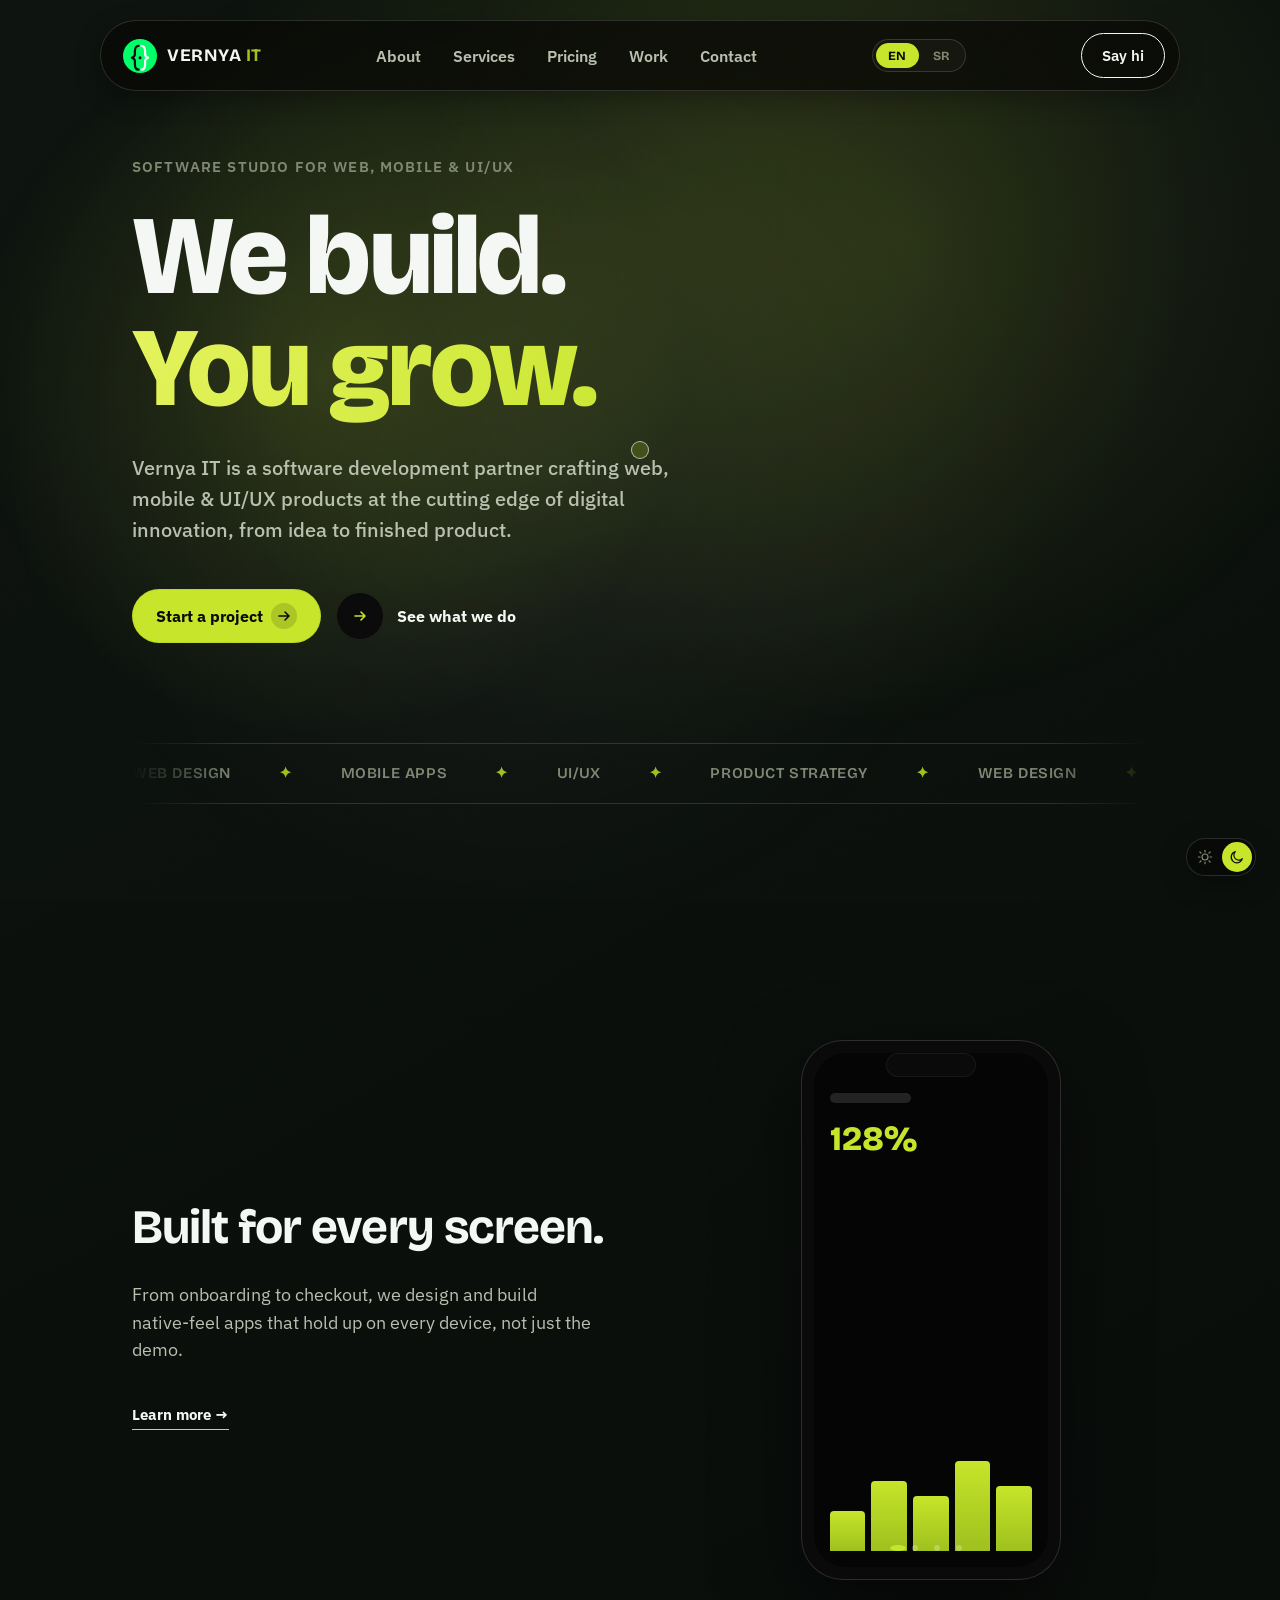
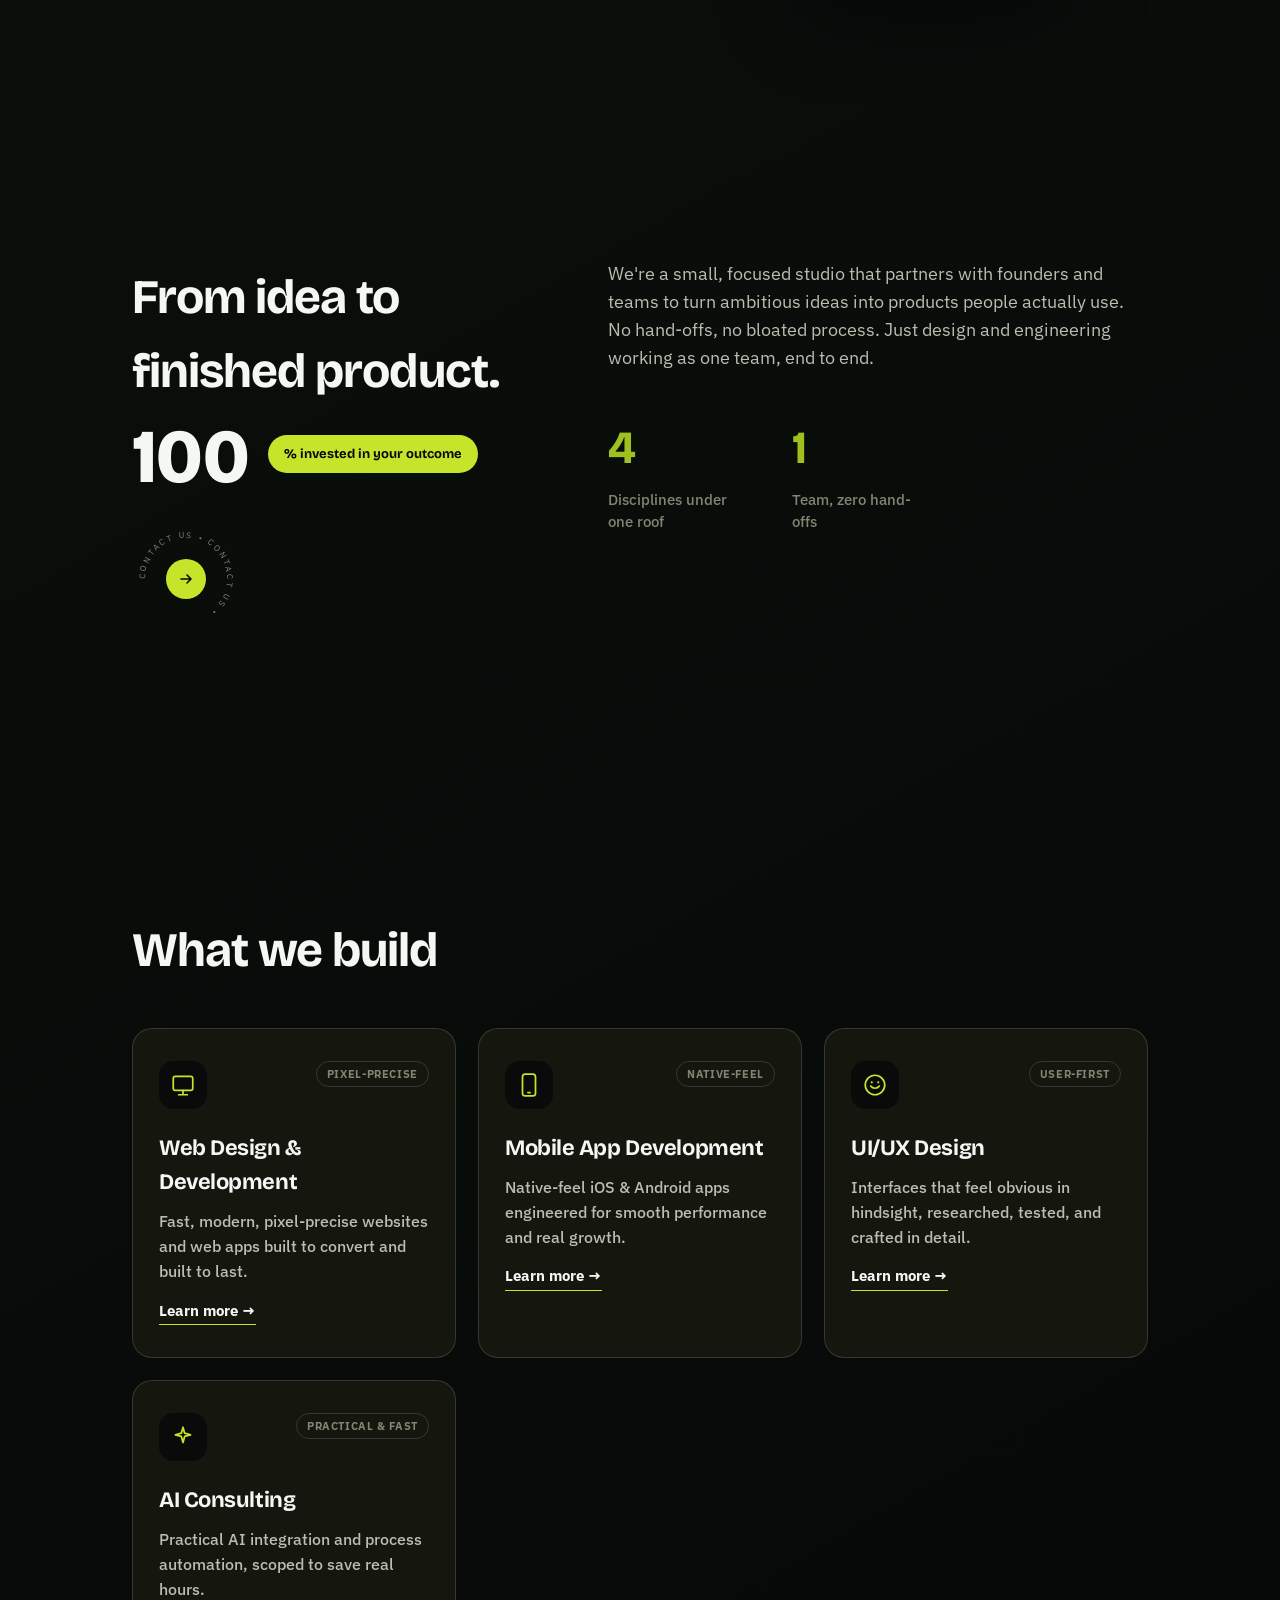
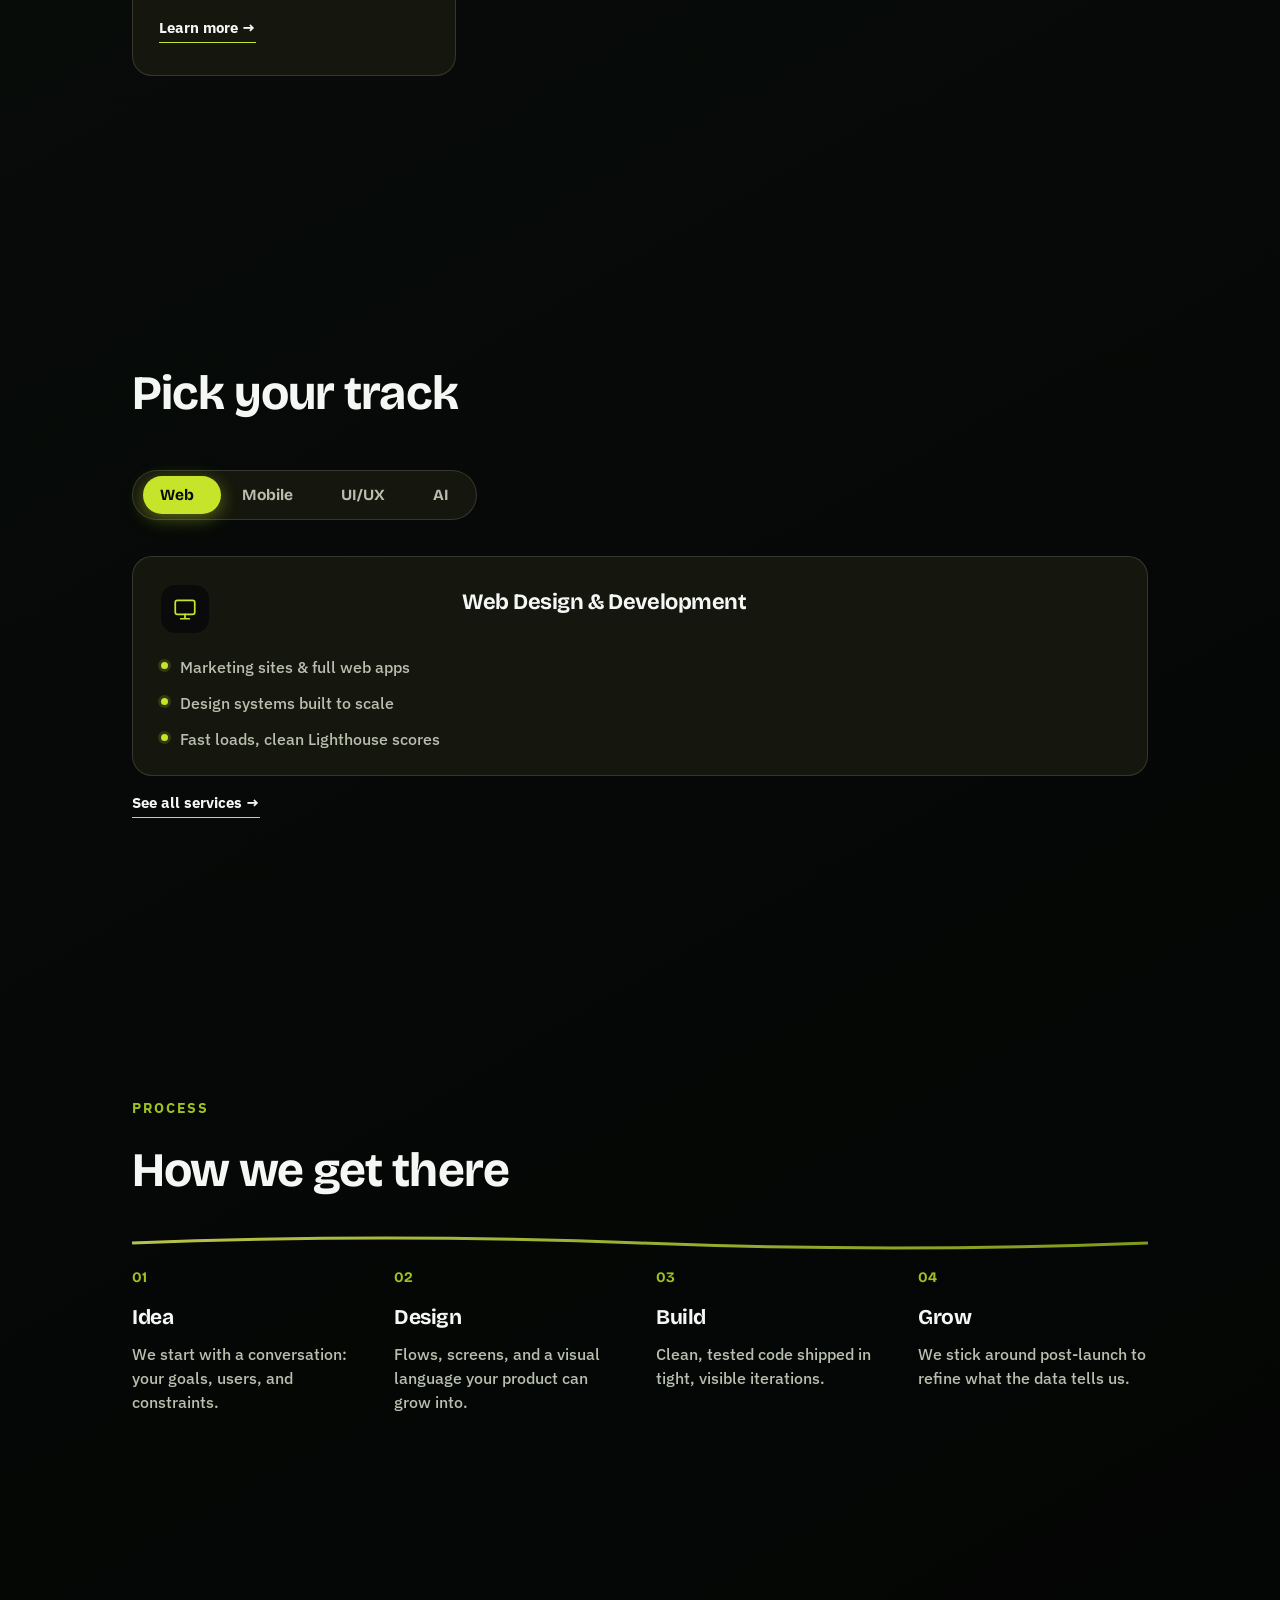
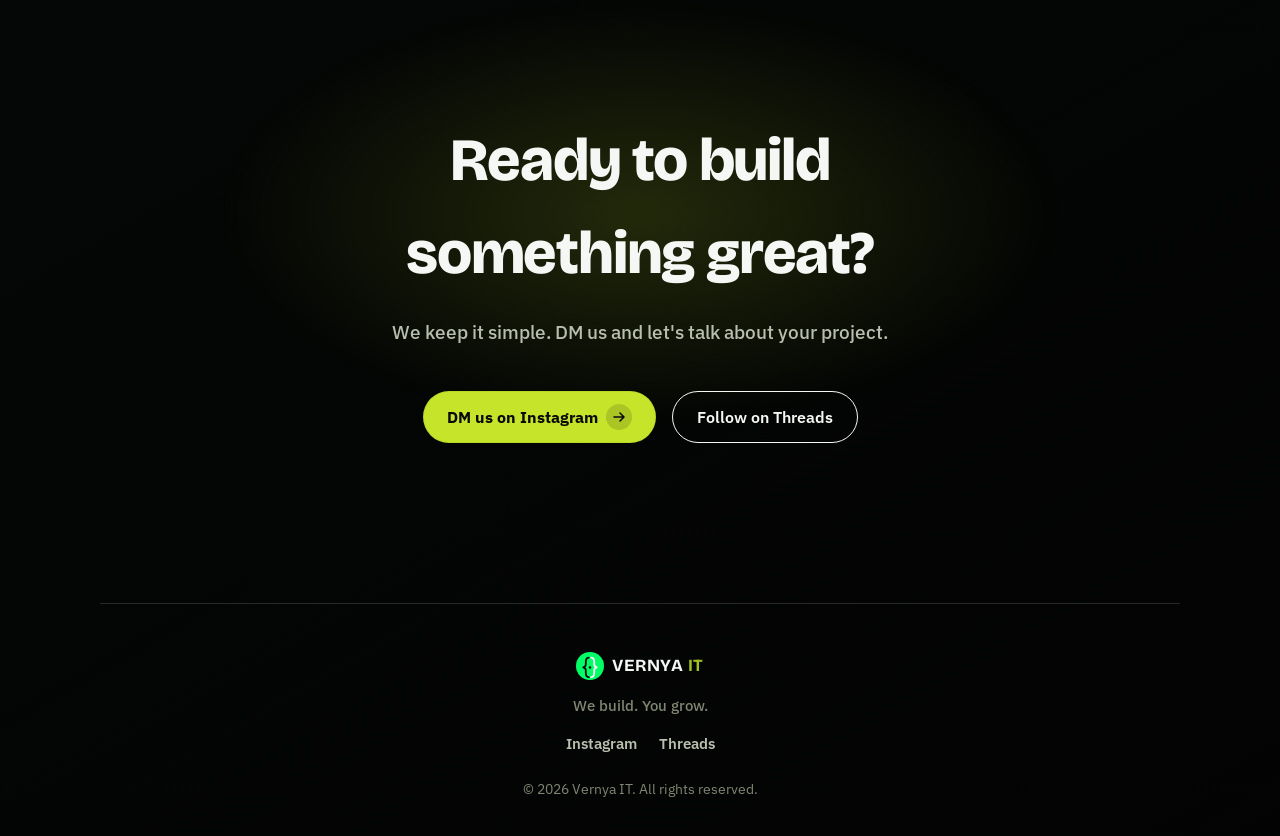
<file: index.html>
<!doctype html>
<html lang="en">
<head>
<meta charset="UTF-8" />
<meta name="viewport" content="width=device-width, initial-scale=1.0" />
<title>Vernya IT - We build. You grow.</title>
<meta name="description" content="Vernya IT is a software studio building web, mobile & UI/UX products at the cutting edge of digital innovation. From idea to finished product." />
<link rel="icon" type="image/svg+xml" href="assets/logo.svg?v=2" />
<link rel="preconnect" href="https://fonts.googleapis.com">
<link rel="preconnect" href="https://fonts.gstatic.com" crossorigin>
<link href="https://fonts.googleapis.com/css2?family=Bricolage+Grotesque:wght@400;500;600;700;800&family=IBM+Plex+Sans:wght@400;500;600&display=swap" rel="stylesheet">
<link rel="stylesheet" href="css/style.css" />
</head>
<body>

<div class="grain"></div>
<div class="cursor-dot" id="cursorDot"><span class="cursor-ring"></span></div>

<canvas id="fluid" class="fluid-canvas"></canvas>

<header class="nav" id="nav">
  <a href="#top" class="brand">
    <img src="assets/logo.svg" alt="Vernya IT logo" width="34" height="34" />
    <span>Vernya <em>IT</em></span>
  </a>
  <nav class="nav-links">
    <a href="about.html" data-i18n="nav.about">About</a>
    <a href="services.html" data-i18n="nav.services">Services</a>
    <a href="pricing.html" data-i18n="nav.pricing">Pricing</a>
    <a href="work.html" data-i18n="nav.work">Work</a>
    <a href="contact.html" data-i18n="nav.contact">Contact</a>
  </nav>
  <div class="lang-switch">
    <button class="lang-btn is-active" data-lang="en">EN</button>
    <button class="lang-btn" data-lang="sr">SR</button>
  </div>
  <a class="btn btn-ghost magnetic" href="contact.html" data-i18n="nav.sayhi">
    <span>Say hi</span>
  </a>
  <button class="nav-burger" id="navBurger" aria-label="Toggle menu">
    <span></span><span></span><span></span>
  </button>
</header>

<div class="mobile-menu" id="mobileMenu">
  <a href="about.html" data-i18n="nav.about">About</a>
  <a href="services.html" data-i18n="nav.services">Services</a>
  <a href="pricing.html" data-i18n="nav.pricing">Pricing</a>
  <a href="work.html" data-i18n="nav.work">Work</a>
  <a href="contact.html" data-i18n="nav.contact">Contact</a>
  <a href="contact.html" data-i18n="nav.sayhi.mobile">Say hi ↗</a>
  <div class="lang-switch lang-switch-mobile">
    <button class="lang-btn is-active" data-lang="en">EN</button>
    <button class="lang-btn" data-lang="sr">SR</button>
  </div>
</div>

<main id="top">

  <section class="hero">
    <p class="eyebrow" data-reveal data-i18n="home.hero.eyebrow">Software studio for web, mobile &amp; UI/UX</p>
    <h1 class="hero-title">
      <span class="line line-build" data-i18n="home.hero.title1">We build.</span>
      <span class="line accent line-grow" data-i18n="home.hero.title2">You grow.</span>
    </h1>
    <p class="hero-sub" data-reveal data-i18n="home.hero.sub">
      Vernya IT is a software development partner crafting web, mobile &amp; UI/UX
      products at the cutting edge of digital innovation, from idea to finished
      product.
    </p>
    <div class="hero-cta" data-reveal>
      <a class="btn btn-primary magnetic" href="contact.html">
        <span data-i18n="btn.startProject">Start a project</span>
        <svg width="16" height="16" viewBox="0 0 16 16" fill="none"><path d="M3 8H13M13 8L9 4M13 8L9 12" stroke="currentColor" stroke-width="1.6" stroke-linecap="round" stroke-linejoin="round"/></svg>
      </a>
      <a class="btn-icon-label magnetic" href="services.html">
        <span class="icon-circle">
          <svg width="16" height="16" viewBox="0 0 16 16" fill="none"><path d="M3 8H13M13 8L9 4M13 8L9 12" stroke="currentColor" stroke-width="1.6" stroke-linecap="round" stroke-linejoin="round"/></svg>
        </span>
        <span data-i18n="btn.seeWhatWeDo">See what we do</span>
      </a>
    </div>

    <div class="hero-marquee" aria-hidden="true">
      <div class="marquee-track">
        <span data-i18n="home.marquee.web">Web Design</span><span data-i18n="home.marquee.mobile">Mobile Apps</span><span data-i18n="home.marquee.uiux">UI/UX</span><span data-i18n="home.marquee.strategy">Product Strategy</span>
        <span data-i18n="home.marquee.web">Web Design</span><span data-i18n="home.marquee.mobile">Mobile Apps</span><span data-i18n="home.marquee.uiux">UI/UX</span><span data-i18n="home.marquee.strategy">Product Strategy</span>
      </div>
    </div>
  </section>

  <section class="phone-showcase">
    <div class="phone-showcase-grid">
      <div class="phone-showcase-copy" data-reveal>
        <h2 class="section-title" data-i18n="home.phone.title">Built for every screen.</h2>
        <p data-i18n="home.phone.sub">From onboarding to checkout, we design and build native-feel apps that hold up on every device, not just the demo.</p>
        <a class="card-link" href="services.html" data-i18n="btn.learnMore">Learn more →</a>
      </div>
      <div class="phone-mockup-wrap" data-reveal>
        <div class="phone-mockup">
          <span class="phone-notch" aria-hidden="true"></span>
          <div class="phone-screen">
            <div class="phone-slide is-active" data-slide>
              <div class="ph-bar ph-bar-sm"></div>
              <div class="ph-stat-num">128%</div>
              <div class="ph-chart" aria-hidden="true">
                <span style="height:40%"></span><span style="height:70%"></span><span style="height:55%"></span><span style="height:90%"></span><span style="height:65%"></span>
              </div>
            </div>
            <div class="phone-slide" data-slide>
              <div class="ph-bubble ph-bubble-left"></div>
              <div class="ph-bubble ph-bubble-right"></div>
              <div class="ph-bubble ph-bubble-left ph-bubble-wide"></div>
            </div>
            <div class="phone-slide" data-slide>
              <div class="ph-row"><span class="ph-icon"></span><div class="ph-lines"><i></i><i></i></div></div>
              <div class="ph-row"><span class="ph-icon"></span><div class="ph-lines"><i></i><i></i></div></div>
              <div class="ph-row"><span class="ph-icon"></span><div class="ph-lines"><i></i><i></i></div></div>
            </div>
            <div class="phone-slide" data-slide>
              <div class="ph-avatar"></div>
              <div class="ph-bar ph-bar-md" style="align-self:center;"></div>
              <div class="ph-bar ph-bar-sm" style="align-self:center;"></div>
              <div class="ph-btn"></div>
            </div>
            <div class="phone-dots">
              <button class="phone-dot is-active" type="button" aria-label="Show screen 1"></button>
              <button class="phone-dot" type="button" aria-label="Show screen 2"></button>
              <button class="phone-dot" type="button" aria-label="Show screen 3"></button>
              <button class="phone-dot" type="button" aria-label="Show screen 4"></button>
            </div>
          </div>
        </div>
      </div>
    </div>
  </section>

  <section class="about" id="about">
    <div class="about-grid">
      <div data-reveal>
        <h2 class="section-title" data-i18n="home.about.title">From idea to finished product.</h2>
        <div class="achievement">
          <span class="achievement-num" data-counter="100">0</span>
          <span class="achievement-tag" data-i18n="home.about.stat3">% invested in your outcome</span>
        </div>
        <a href="contact.html" class="rotating-badge" aria-label="Contact us">
          <svg class="rotating-badge-ring" viewBox="0 0 100 100">
            <defs>
              <path id="badgeCircle" d="M50,50 m-38,0 a38,38 0 1,1 76,0 a38,38 0 1,1 -76,0"/>
            </defs>
            <text font-size="7.6" letter-spacing="2.2" fill="currentColor">
              <textPath href="#badgeCircle" data-i18n="home.about.badge">CONTACT US • CONTACT US •</textPath>
            </text>
          </svg>
          <span class="rotating-badge-icon">
            <svg width="16" height="16" viewBox="0 0 16 16" fill="none"><path d="M3 8H13M13 8L9 4M13 8L9 12" stroke="currentColor" stroke-width="1.6" stroke-linecap="round" stroke-linejoin="round"/></svg>
          </span>
        </a>
      </div>
      <div class="about-copy" data-reveal>
        <p data-i18n="home.about.copy">
          We're a small, focused studio that partners with founders and teams to
          turn ambitious ideas into products people actually use. No hand-offs,
          no bloated process. Just design and engineering working as one team,
          end to end.
        </p>
        <div class="stat-row">
          <div class="stat">
            <span class="stat-num" data-counter="4">0</span>
            <span class="stat-label" data-i18n="home.about.stat1">Disciplines under one roof</span>
          </div>
          <div class="stat">
            <span class="stat-num" data-counter="1">0</span>
            <span class="stat-label" data-i18n="home.about.stat2">Team, zero hand-offs</span>
          </div>
        </div>
      </div>
    </div>
  </section>

  <section class="services" id="services">
    <h2 class="section-title" data-reveal data-i18n="home.services.title">What we build</h2>

    <div class="card-grid">
      <article class="service-card" data-reveal data-tilt>
        <div class="card-glow"></div>
        <div class="service-card-head">
          <div class="card-icon">
            <svg width="26" height="26" viewBox="0 0 24 24" fill="none"><rect x="3" y="4" width="18" height="13" rx="2" stroke="currentColor" stroke-width="1.6"/><path d="M8 21h8M12 17v4" stroke="currentColor" stroke-width="1.6" stroke-linecap="round"/></svg>
          </div>
          <span class="service-card-tag" data-i18n="home.services.tagWeb">Pixel-precise</span>
        </div>
        <h3 data-i18n="svc.web.title">Web Design &amp; Development</h3>
        <p data-i18n="svc.web.descShort">Fast, modern, pixel-precise websites and web apps built to convert and built to last.</p>
        <a class="card-link" href="services.html" data-i18n="btn.learnMore">Learn more →</a>
      </article>

      <article class="service-card" data-reveal data-tilt>
        <div class="card-glow"></div>
        <div class="service-card-head">
          <div class="card-icon">
            <svg width="26" height="26" viewBox="0 0 24 24" fill="none"><rect x="6" y="2" width="12" height="20" rx="2.5" stroke="currentColor" stroke-width="1.6"/><path d="M11 19h2" stroke="currentColor" stroke-width="1.6" stroke-linecap="round"/></svg>
          </div>
          <span class="service-card-tag" data-i18n="home.services.tagMobile">Native-feel</span>
        </div>
        <h3 data-i18n="svc.mobile.title">Mobile App Development</h3>
        <p data-i18n="svc.mobile.descShort">Native-feel iOS &amp; Android apps engineered for smooth performance and real growth.</p>
        <a class="card-link" href="services.html" data-i18n="btn.learnMore">Learn more →</a>
      </article>

      <article class="service-card" data-reveal data-tilt>
        <div class="card-glow"></div>
        <div class="service-card-head">
          <div class="card-icon">
            <svg width="26" height="26" viewBox="0 0 24 24" fill="none"><circle cx="12" cy="12" r="9" stroke="currentColor" stroke-width="1.6"/><path d="M8 13c1 1.5 2.5 2 4 2s3-.5 4-2" stroke="currentColor" stroke-width="1.6" stroke-linecap="round"/><path d="M9 9.5h.01M15 9.5h.01" stroke="currentColor" stroke-width="2" stroke-linecap="round"/></svg>
          </div>
          <span class="service-card-tag" data-i18n="home.services.tagUiux">User-first</span>
        </div>
        <h3 data-i18n="svc.uiux.title">UI/UX Design</h3>
        <p data-i18n="svc.uiux.descShort">Interfaces that feel obvious in hindsight, researched, tested, and crafted in detail.</p>
        <a class="card-link" href="services.html" data-i18n="btn.learnMore">Learn more →</a>
      </article>

      <article class="service-card" data-reveal data-tilt>
        <div class="card-glow"></div>
        <div class="service-card-head">
          <div class="card-icon">
            <svg width="26" height="26" viewBox="0 0 24 24" fill="none"><path d="M12 3l1.5 5.5L19 10l-5.5 1.5L12 17l-1.5-5.5L5 10l5.5-1.5L12 3Z" stroke="currentColor" stroke-width="1.6" stroke-linejoin="round"/></svg>
          </div>
          <span class="service-card-tag" data-i18n="home.services.tagAi">Practical &amp; fast</span>
        </div>
        <h3 data-i18n="svc.ai.title">AI Consulting</h3>
        <p data-i18n="svc.ai.descShort">Practical AI integration and process automation, scoped to save real hours.</p>
        <a class="card-link" href="services.html" data-i18n="btn.learnMore">Learn more →</a>
      </article>
    </div>
  </section>

  <section class="switcher" id="switcher">
    <h2 class="section-title" data-reveal data-i18n="home.switcher.title">Pick your track</h2>

    <div class="switcher-shell" data-reveal>
      <div class="switcher-tabs" role="tablist">
        <button class="switcher-tab is-active" data-tab="web" role="tab" aria-selected="true" data-i18n="tab.web">Web</button>
        <button class="switcher-tab" data-tab="mobile" role="tab" aria-selected="false" data-i18n="tab.mobile">Mobile</button>
        <button class="switcher-tab" data-tab="uiux" role="tab" aria-selected="false" data-i18n="tab.uiux">UI/UX</button>
        <button class="switcher-tab" data-tab="ai" role="tab" aria-selected="false" data-i18n="tab.ai">AI</button>
        <span class="switcher-indicator" aria-hidden="true"></span>
      </div>

      <div class="switcher-panels">
        <div class="switcher-panel is-active" data-panel="web">
          <div class="card-icon">
            <svg width="26" height="26" viewBox="0 0 24 24" fill="none"><rect x="3" y="4" width="18" height="13" rx="2" stroke="currentColor" stroke-width="1.6"/><path d="M8 21h8M12 17v4" stroke="currentColor" stroke-width="1.6" stroke-linecap="round"/></svg>
          </div>
          <h3 data-i18n="svc.web.title">Web Design &amp; Development</h3>
          <ul class="feature-list">
            <li data-i18n="switcher.web.f1">Marketing sites &amp; full web apps</li>
            <li data-i18n="switcher.web.f2">Design systems built to scale</li>
            <li data-i18n="switcher.web.f3">Fast loads, clean Lighthouse scores</li>
          </ul>
        </div>
        <div class="switcher-panel" data-panel="mobile">
          <div class="card-icon">
            <svg width="26" height="26" viewBox="0 0 24 24" fill="none"><rect x="6" y="2" width="12" height="20" rx="2.5" stroke="currentColor" stroke-width="1.6"/><path d="M11 19h2" stroke="currentColor" stroke-width="1.6" stroke-linecap="round"/></svg>
          </div>
          <h3 data-i18n="svc.mobile.title">Mobile App Development</h3>
          <ul class="feature-list">
            <li data-i18n="switcher.mobile.f1">Cross-platform, native-feel apps</li>
            <li data-i18n="switcher.mobile.f2">Onboarding, auth &amp; payments done right</li>
            <li data-i18n="switcher.mobile.f3">Analytics wired in from launch</li>
          </ul>
        </div>
        <div class="switcher-panel" data-panel="uiux">
          <div class="card-icon">
            <svg width="26" height="26" viewBox="0 0 24 24" fill="none"><circle cx="12" cy="12" r="9" stroke="currentColor" stroke-width="1.6"/><path d="M8 13c1 1.5 2.5 2 4 2s3-.5 4-2" stroke="currentColor" stroke-width="1.6" stroke-linecap="round"/><path d="M9 9.5h.01M15 9.5h.01" stroke="currentColor" stroke-width="2" stroke-linecap="round"/></svg>
          </div>
          <h3 data-i18n="svc.uiux.title">UI/UX Design</h3>
          <ul class="feature-list">
            <li data-i18n="switcher.uiux.f1">Research &amp; flow-mapping first</li>
            <li data-i18n="switcher.uiux.f2">Wireframes through hi-fi screens</li>
            <li data-i18n="switcher.uiux.f3">Accessibility from the first draft</li>
          </ul>
        </div>
        <div class="switcher-panel" data-panel="ai">
          <div class="card-icon">
            <svg width="26" height="26" viewBox="0 0 24 24" fill="none"><path d="M12 3l1.5 5.5L19 10l-5.5 1.5L12 17l-1.5-5.5L5 10l5.5-1.5L12 3Z" stroke="currentColor" stroke-width="1.6" stroke-linejoin="round"/></svg>
          </div>
          <h3 data-i18n="svc.ai.title">AI Consulting</h3>
          <ul class="feature-list">
            <li data-i18n="switcher.ai.f1">Workflow &amp; process automation audits</li>
            <li data-i18n="switcher.ai.f2">AI features scoped, built &amp; integrated</li>
            <li data-i18n="switcher.ai.f3">Clear ROI before you commit budget</li>
          </ul>
        </div>
      </div>

      <a class="card-link" href="services.html" data-i18n="btn.seeAllServices">See all services →</a>
    </div>
  </section>

  <section class="process" id="process">
    <p class="section-kicker" data-reveal data-i18n="home.process.kicker">Process</p>
    <h2 class="section-title" data-reveal data-i18n="home.process.title">How we get there</h2>

    <div class="timeline">
      <svg class="timeline-line" viewBox="0 0 100 4" preserveAspectRatio="none" aria-hidden="true">
        <path d="M0 2 Q 25 0, 50 2 T 100 2" fill="none" stroke="url(#lineGrad)" stroke-width="0.6"/>
        <defs>
          <linearGradient id="lineGrad" x1="0" y1="0" x2="1" y2="0">
            <stop offset="0%" stop-color="#e4f35c"/>
            <stop offset="100%" stop-color="#9fc01e"/>
          </linearGradient>
        </defs>
      </svg>

      <div class="timeline-step" data-reveal>
        <span class="step-num">01</span>
        <h3 data-i18n="step1.title">Idea</h3>
        <p data-i18n="step1.desc">We start with a conversation: your goals, users, and constraints.</p>
      </div>
      <div class="timeline-step" data-reveal>
        <span class="step-num">02</span>
        <h3 data-i18n="step2.title">Design</h3>
        <p data-i18n="step2.desc">Flows, screens, and a visual language your product can grow into.</p>
      </div>
      <div class="timeline-step" data-reveal>
        <span class="step-num">03</span>
        <h3 data-i18n="step3.title">Build</h3>
        <p data-i18n="step3.desc">Clean, tested code shipped in tight, visible iterations.</p>
      </div>
      <div class="timeline-step" data-reveal>
        <span class="step-num">04</span>
        <h3 data-i18n="step4.title">Grow</h3>
        <p data-i18n="step4.desc">We stick around post-launch to refine what the data tells us.</p>
      </div>
    </div>
  </section>

  <section class="cta" id="contact">
    <div class="cta-blob" aria-hidden="true"></div>
    <h2 class="cta-title" data-reveal data-i18n="home.cta.title" data-i18n-html="true">Ready to build<br/>something great?</h2>
    <p class="cta-sub" data-reveal data-i18n="home.cta.sub">We keep it simple. DM us and let's talk about your project.</p>
    <div class="hero-cta" data-reveal>
      <a class="btn btn-primary magnetic" href="https://www.instagram.com/vernya_it/" target="_blank" rel="noopener">
        <span data-i18n="btn.dmInstagram">DM us on Instagram</span>
        <svg width="16" height="16" viewBox="0 0 16 16" fill="none"><path d="M3 8H13M13 8L9 4M13 8L9 12" stroke="currentColor" stroke-width="1.6" stroke-linecap="round" stroke-linejoin="round"/></svg>
      </a>
      <a class="btn btn-outline magnetic" href="https://www.threads.net/@vernya_it" target="_blank" rel="noopener">
        <span data-i18n="btn.followThreads">Follow on Threads</span>
      </a>
    </div>
  </section>

</main>

<footer class="footer">
  <div class="footer-brand">
    <img src="assets/logo.svg" alt="Vernya IT logo" width="28" height="28" />
    <span>Vernya <em>IT</em></span>
  </div>
  <p class="footer-tag" data-i18n="footer.tag">We build. You grow.</p>
  <div class="footer-links">
    <a href="https://www.instagram.com/vernya_it/" target="_blank" rel="noopener">Instagram</a>
    <a href="https://www.threads.net/@vernya_it" target="_blank" rel="noopener">Threads</a>
  </div>
  <div class="theme-switch">
    <button class="theme-btn is-active" data-theme-btn="light" aria-label="Light theme">
      <svg width="16" height="16" viewBox="0 0 24 24" fill="none"><circle cx="12" cy="12" r="4.5" stroke="currentColor" stroke-width="1.8"/><path d="M12 2v2.5M12 19.5V22M4.2 4.2l1.8 1.8M18 18l1.8 1.8M2 12h2.5M19.5 12H22M4.2 19.8l1.8-1.8M18 6l1.8-1.8" stroke="currentColor" stroke-width="1.8" stroke-linecap="round"/></svg>
    </button>
    <button class="theme-btn" data-theme-btn="dark" aria-label="Dark theme">
      <svg width="16" height="16" viewBox="0 0 24 24" fill="none"><path d="M20 14.5A8.5 8.5 0 1 1 9.5 4a7 7 0 0 0 10.5 10.5Z" stroke="currentColor" stroke-width="1.8" stroke-linejoin="round"/></svg>
    </button>
  </div>
  <p class="footer-copy"><span data-i18n="footer.copyPrefix">©</span> <span id="year"></span> Vernya IT. <span data-i18n="footer.copySuffix">All rights reserved.</span></p>
</footer>

<script src="js/script.js"></script>
<script src="js/i18n.js"></script>
<script src="js/theme.js"></script>
</body>
</html>
</file>
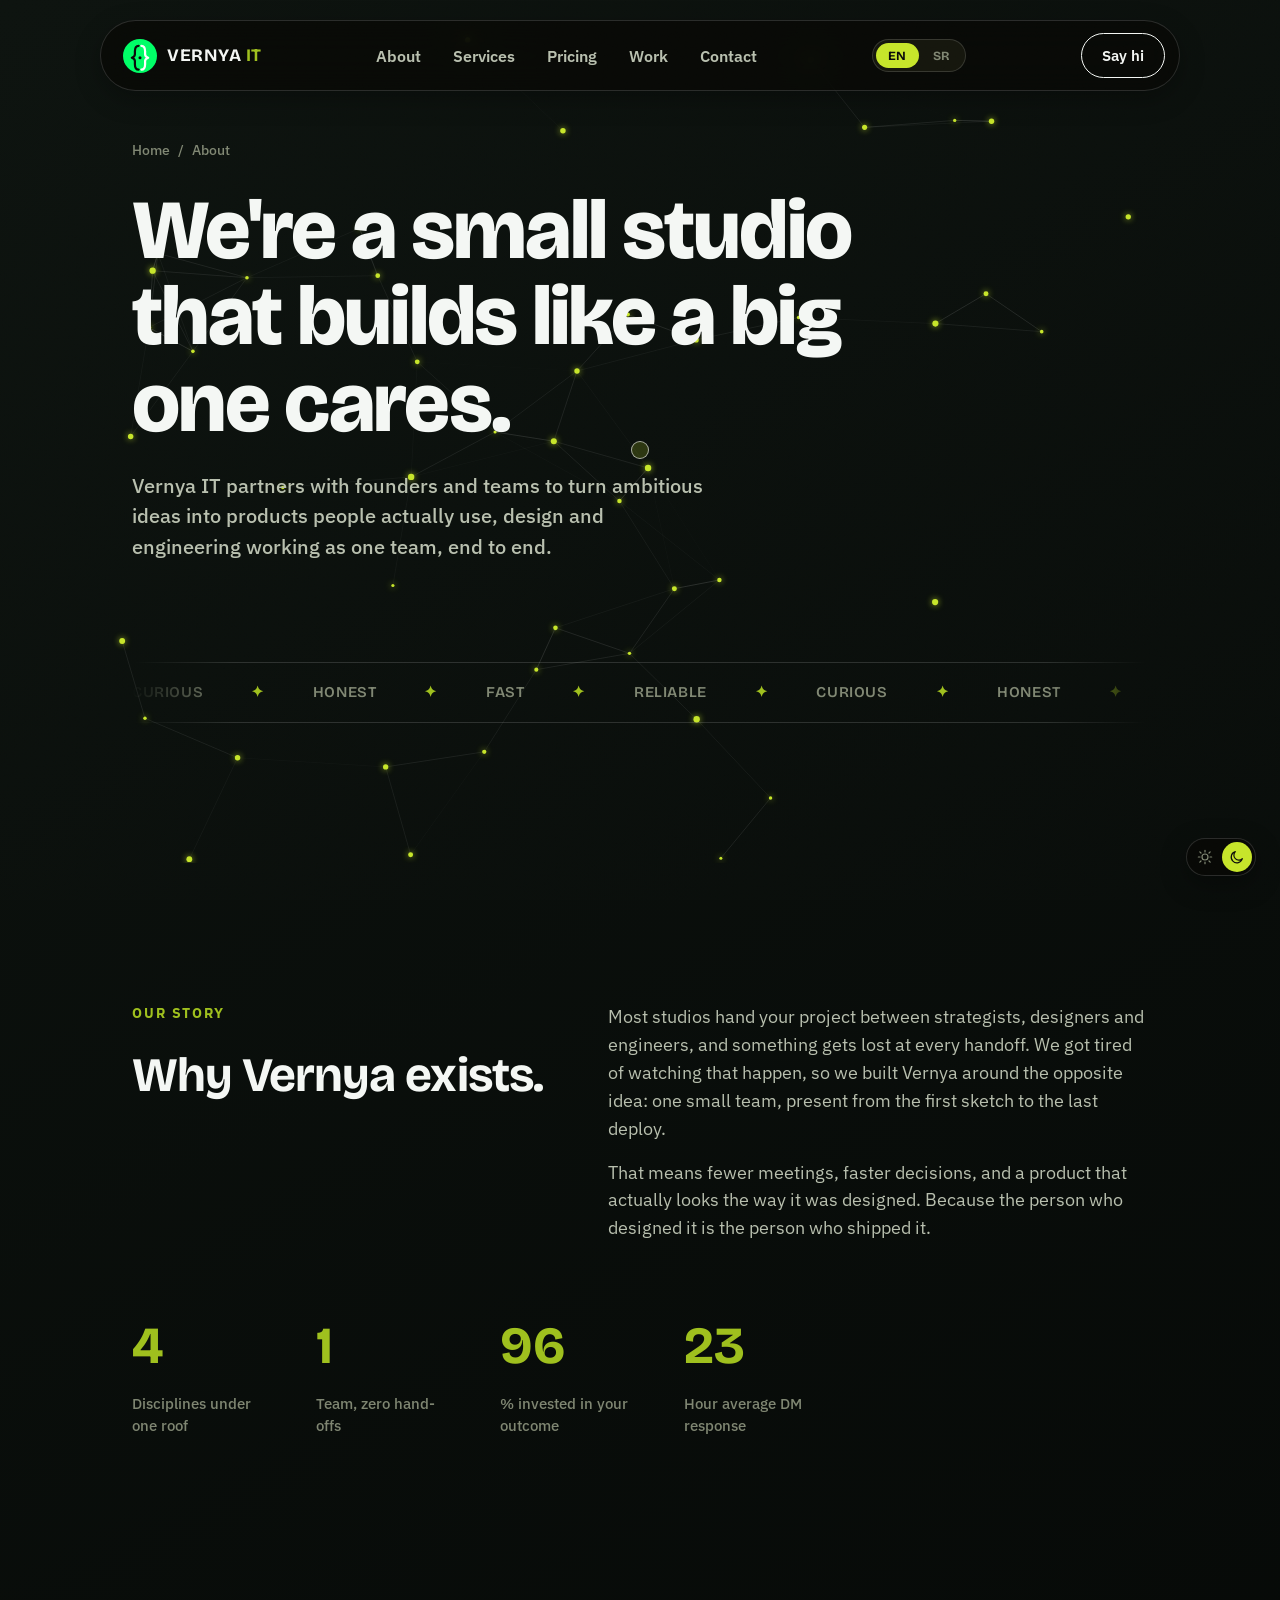
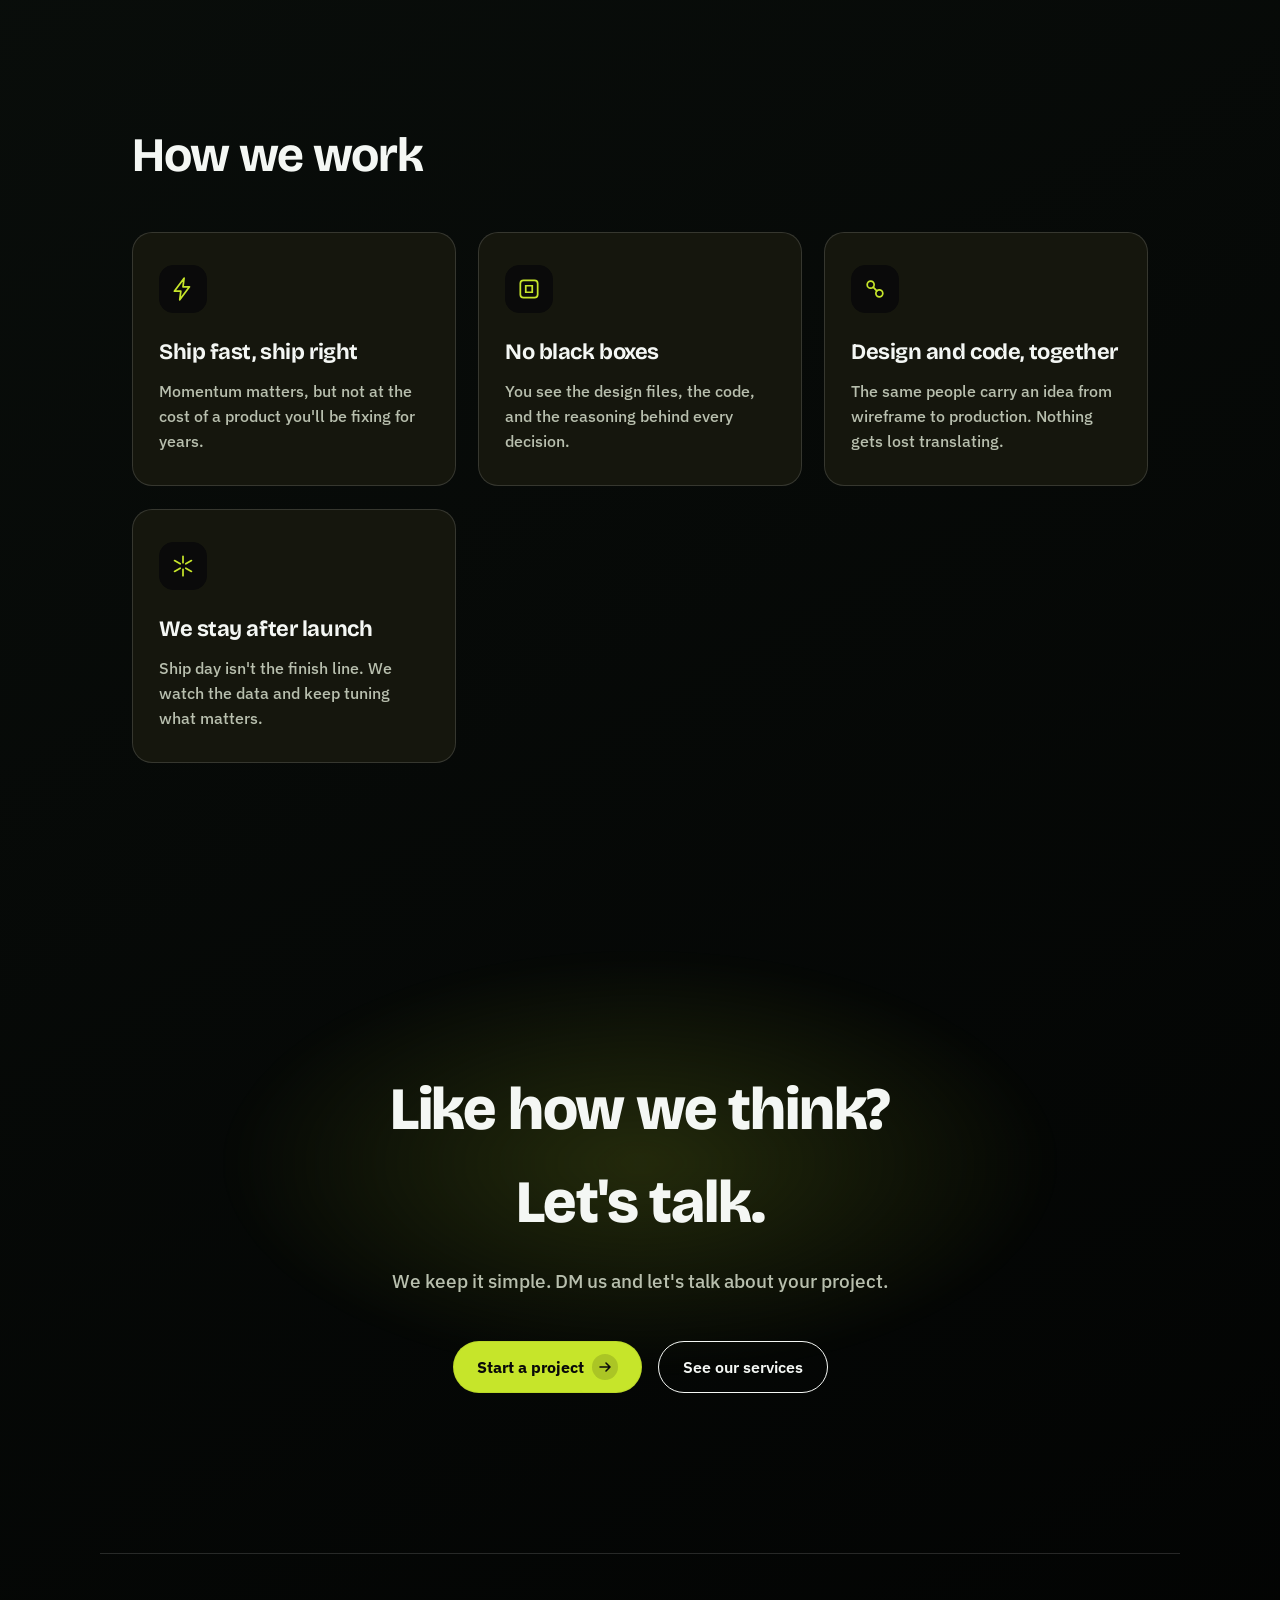
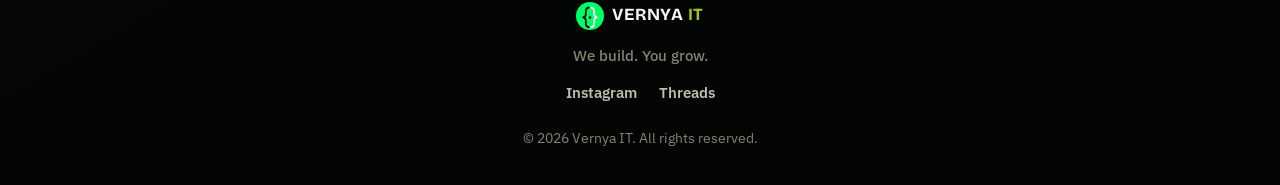
<file: about.html>
<!doctype html>
<html lang="en">
<head>
<meta charset="UTF-8" />
<meta name="viewport" content="width=device-width, initial-scale=1.0" />
<title>About - Vernya IT</title>
<meta name="description" content="Vernya IT is a small software studio building web, mobile & UI/UX products end to end, from idea to finished product." />
<link rel="icon" type="image/svg+xml" href="assets/logo.svg?v=2" />
<link rel="preconnect" href="https://fonts.googleapis.com">
<link rel="preconnect" href="https://fonts.gstatic.com" crossorigin>
<link href="https://fonts.googleapis.com/css2?family=Bricolage+Grotesque:wght@400;500;600;700;800&family=IBM+Plex+Sans:wght@400;500;600&display=swap" rel="stylesheet">
<link rel="stylesheet" href="css/style.css" />
</head>
<body>

<div class="scroll-progress" id="scrollProgress"><span></span></div>
<div class="grain"></div>
<div class="cursor-dot" id="cursorDot"><span class="cursor-ring"></span></div>

<header class="nav" id="nav">
  <a href="index.html" class="brand">
    <img src="assets/logo.svg" alt="Vernya IT logo" width="34" height="34" />
    <span>Vernya <em>IT</em></span>
  </a>
  <nav class="nav-links">
    <a href="about.html" data-i18n="nav.about">About</a>
    <a href="services.html" data-i18n="nav.services">Services</a>
    <a href="pricing.html" data-i18n="nav.pricing">Pricing</a>
    <a href="work.html" data-i18n="nav.work">Work</a>
    <a href="contact.html" data-i18n="nav.contact">Contact</a>
  </nav>
  <div class="lang-switch">
    <button class="lang-btn is-active" data-lang="en">EN</button>
    <button class="lang-btn" data-lang="sr">SR</button>
  </div>
  <a class="btn btn-ghost magnetic" href="contact.html" data-i18n="nav.sayhi">
    <span>Say hi</span>
  </a>
  <button class="nav-burger" id="navBurger" aria-label="Toggle menu">
    <span></span><span></span><span></span>
  </button>
</header>

<div class="mobile-menu" id="mobileMenu">
  <a href="about.html" data-i18n="nav.about">About</a>
  <a href="services.html" data-i18n="nav.services">Services</a>
  <a href="pricing.html" data-i18n="nav.pricing">Pricing</a>
  <a href="work.html" data-i18n="nav.work">Work</a>
  <a href="contact.html" data-i18n="nav.contact">Contact</a>
  <a href="contact.html" data-i18n="nav.sayhi.mobile">Say hi ↗</a>
  <div class="lang-switch lang-switch-mobile">
    <button class="lang-btn is-active" data-lang="en">EN</button>
    <button class="lang-btn" data-lang="sr">SR</button>
  </div>
</div>

<main>

  <section class="page-hero" id="aboutHero">
    <canvas class="network-canvas" id="networkCanvas"></canvas>
    <div class="breadcrumb" data-reveal>
      <a href="index.html" data-i18n="breadcrumb.home">Home</a><span>/</span><span data-i18n="nav.about">About</span>
    </div>
    <h1 class="page-hero-title split-parallax" id="splitHeadline" data-split data-i18n="about.hero.title">
      We're a small studio that builds like a big one cares.
    </h1>
    <p class="page-hero-sub" data-reveal data-i18n="about.hero.sub">
      Vernya IT partners with founders and teams to turn ambitious ideas into
      products people actually use, design and engineering working as one
      team, end to end.
    </p>

    <div class="hero-marquee" aria-hidden="true">
      <div class="marquee-track">
        <span data-i18n="about.marquee.curious">Curious</span><span data-i18n="about.marquee.honest">Honest</span><span data-i18n="about.marquee.fast">Fast</span><span data-i18n="about.marquee.reliable">Reliable</span>
        <span data-i18n="about.marquee.curious">Curious</span><span data-i18n="about.marquee.honest">Honest</span><span data-i18n="about.marquee.fast">Fast</span><span data-i18n="about.marquee.reliable">Reliable</span>
      </div>
    </div>
  </section>

  <section class="about-story">
    <div class="about-grid">
      <div data-reveal>
        <p class="section-kicker" data-i18n="about.story.kicker">Our story</p>
        <h2 class="section-title" data-i18n="about.story.title">Why Vernya exists.</h2>
      </div>
      <div class="about-copy" data-reveal>
        <p data-i18n="about.story.p1">
          Most studios hand your project between strategists, designers and
          engineers, and something gets lost at every handoff. We got tired of
          watching that happen, so we built Vernya around the opposite idea:
          one small team, present from the first sketch to the last deploy.
        </p>
        <p style="margin-top:16px;" data-i18n="about.story.p2">
          That means fewer meetings, faster decisions, and a product that
          actually looks the way it was designed. Because the person who
          designed it is the person who shipped it.
        </p>
      </div>
    </div>

    <div class="stat-row stat-row-lg" data-reveal>
      <div class="stat">
        <span class="stat-num" data-counter="4">0</span>
        <span class="stat-label" data-i18n="home.about.stat1">Disciplines under one roof</span>
      </div>
      <div class="stat">
        <span class="stat-num" data-counter="1">0</span>
        <span class="stat-label" data-i18n="home.about.stat2">Team, zero hand-offs</span>
      </div>
      <div class="stat">
        <span class="stat-num" data-counter="100">0</span>
        <span class="stat-label" data-i18n="home.about.stat3">% invested in your outcome</span>
      </div>
      <div class="stat">
        <span class="stat-num" data-counter="24">0</span>
        <span class="stat-label" data-i18n="about.stat4">Hour average DM response</span>
      </div>
    </div>
  </section>

  <section class="values">
    <h2 class="section-title" data-reveal data-i18n="about.values.title">How we work</h2>

    <div class="card-grid">
      <article class="service-card" data-reveal data-tilt>
        <div class="card-glow"></div>
        <div class="card-icon">
          <svg width="26" height="26" viewBox="0 0 24 24" fill="none"><path d="M13 2 4 14h6l-1 8 9-12h-6l1-8Z" stroke="currentColor" stroke-width="1.6" stroke-linejoin="round"/></svg>
        </div>
        <h3 data-i18n="value1.title">Ship fast, ship right</h3>
        <p data-i18n="value1.desc">Momentum matters, but not at the cost of a product you'll be fixing for years.</p>
      </article>

      <article class="service-card" data-reveal data-tilt>
        <div class="card-glow"></div>
        <div class="card-icon">
          <svg width="26" height="26" viewBox="0 0 24 24" fill="none"><rect x="4" y="4" width="16" height="16" rx="3" stroke="currentColor" stroke-width="1.6"/><path d="M9 9h6v6H9z" stroke="currentColor" stroke-width="1.6"/></svg>
        </div>
        <h3 data-i18n="value2.title">No black boxes</h3>
        <p data-i18n="value2.desc">You see the design files, the code, and the reasoning behind every decision.</p>
      </article>

      <article class="service-card" data-reveal data-tilt>
        <div class="card-glow"></div>
        <div class="card-icon">
          <svg width="26" height="26" viewBox="0 0 24 24" fill="none"><circle cx="8" cy="8" r="3.2" stroke="currentColor" stroke-width="1.6"/><circle cx="16" cy="16" r="3.2" stroke="currentColor" stroke-width="1.6"/><path d="M10.3 10.3l3.4 3.4" stroke="currentColor" stroke-width="1.6" stroke-linecap="round"/></svg>
        </div>
        <h3 data-i18n="value3.title">Design and code, together</h3>
        <p data-i18n="value3.desc">The same people carry an idea from wireframe to production. Nothing gets lost translating.</p>
      </article>

      <article class="service-card" data-reveal data-tilt>
        <div class="card-glow"></div>
        <div class="card-icon">
          <svg width="26" height="26" viewBox="0 0 24 24" fill="none"><path d="M12 3v6M12 15v6M4.2 7l5.2 3M14.6 14l5.2 3M4.2 17l5.2-3M14.6 10l5.2-3" stroke="currentColor" stroke-width="1.6" stroke-linecap="round"/></svg>
        </div>
        <h3 data-i18n="value4.title">We stay after launch</h3>
        <p data-i18n="value4.desc">Ship day isn't the finish line. We watch the data and keep tuning what matters.</p>
      </article>
    </div>
  </section>

  <section class="cta" id="contact">
    <div class="cta-blob" aria-hidden="true"></div>
    <h2 class="cta-title" data-reveal data-i18n="about.cta.title" data-i18n-html="true">Like how we think?<br/>Let's talk.</h2>
    <p class="cta-sub" data-reveal data-i18n="home.cta.sub">We keep it simple. DM us and let's talk about your project.</p>
    <div class="hero-cta" data-reveal>
      <a class="btn btn-primary magnetic" href="contact.html">
        <span data-i18n="btn.startProject">Start a project</span>
        <svg width="16" height="16" viewBox="0 0 16 16" fill="none"><path d="M3 8H13M13 8L9 4M13 8L9 12" stroke="currentColor" stroke-width="1.6" stroke-linecap="round" stroke-linejoin="round"/></svg>
      </a>
      <a class="btn btn-outline magnetic" href="services.html">
        <span data-i18n="btn.seeServices">See our services</span>
      </a>
    </div>
  </section>

</main>

<footer class="footer">
  <div class="footer-brand">
    <img src="assets/logo.svg" alt="Vernya IT logo" width="28" height="28" />
    <span>Vernya <em>IT</em></span>
  </div>
  <p class="footer-tag" data-i18n="footer.tag">We build. You grow.</p>
  <div class="footer-links">
    <a href="https://www.instagram.com/vernya_it/" target="_blank" rel="noopener">Instagram</a>
    <a href="https://www.threads.net/@vernya_it" target="_blank" rel="noopener">Threads</a>
  </div>
  <div class="theme-switch">
    <button class="theme-btn is-active" data-theme-btn="light" aria-label="Light theme">
      <svg width="16" height="16" viewBox="0 0 24 24" fill="none"><circle cx="12" cy="12" r="4.5" stroke="currentColor" stroke-width="1.8"/><path d="M12 2v2.5M12 19.5V22M4.2 4.2l1.8 1.8M18 18l1.8 1.8M2 12h2.5M19.5 12H22M4.2 19.8l1.8-1.8M18 6l1.8-1.8" stroke="currentColor" stroke-width="1.8" stroke-linecap="round"/></svg>
    </button>
    <button class="theme-btn" data-theme-btn="dark" aria-label="Dark theme">
      <svg width="16" height="16" viewBox="0 0 24 24" fill="none"><path d="M20 14.5A8.5 8.5 0 1 1 9.5 4a7 7 0 0 0 10.5 10.5Z" stroke="currentColor" stroke-width="1.8" stroke-linejoin="round"/></svg>
    </button>
  </div>
  <p class="footer-copy"><span data-i18n="footer.copyPrefix">©</span> <span id="year"></span> Vernya IT. <span data-i18n="footer.copySuffix">All rights reserved.</span></p>
</footer>

<script src="js/script.js"></script>
<script src="js/i18n.js"></script>
<script src="js/theme.js"></script>
</body>
</html>
</file>
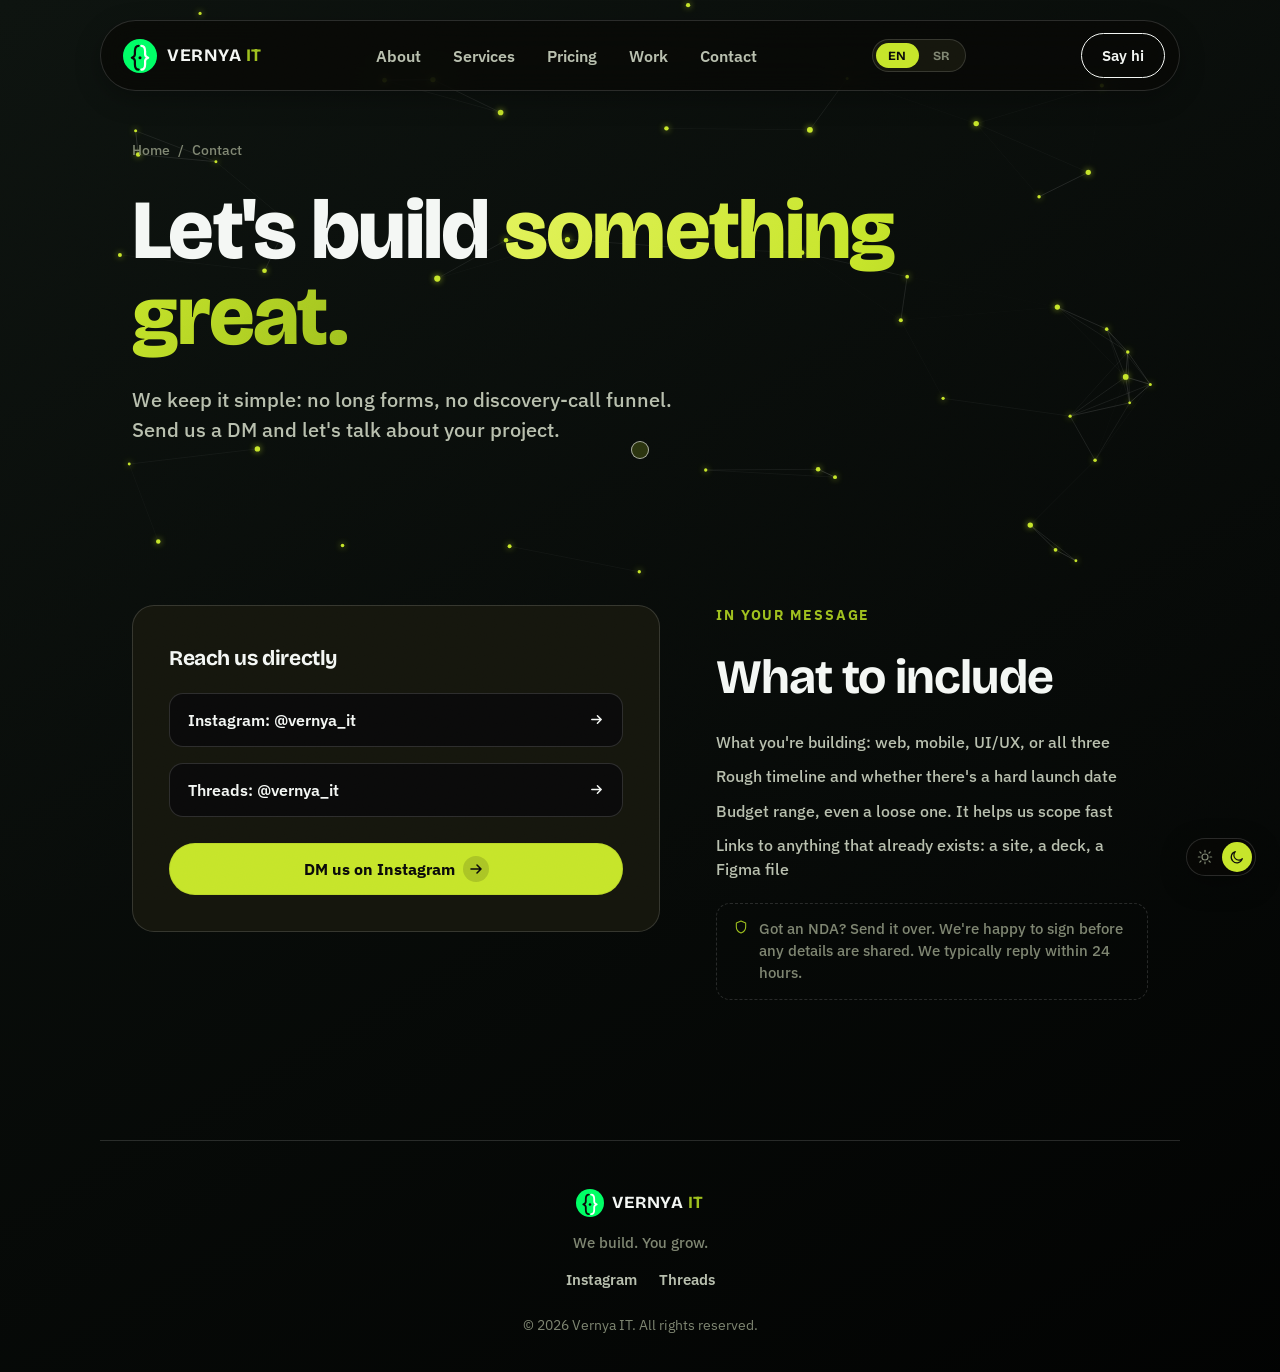
<file: contact.html>
<!doctype html>
<html lang="en">
<head>
<meta charset="UTF-8" />
<meta name="viewport" content="width=device-width, initial-scale=1.0" />
<title>Contact - Vernya IT</title>
<meta name="description" content="Start a project with Vernya IT. DM us on Instagram or Threads. No forms, no gatekeeping." />
<link rel="icon" type="image/svg+xml" href="assets/logo.svg?v=2" />
<link rel="preconnect" href="https://fonts.googleapis.com">
<link rel="preconnect" href="https://fonts.gstatic.com" crossorigin>
<link href="https://fonts.googleapis.com/css2?family=Bricolage+Grotesque:wght@400;500;600;700;800&family=IBM+Plex+Sans:wght@400;500;600&display=swap" rel="stylesheet">
<link rel="stylesheet" href="css/style.css" />
</head>
<body>

<div class="grain"></div>
<div class="cursor-dot" id="cursorDot"><span class="cursor-ring"></span></div>

<header class="nav" id="nav">
  <a href="index.html" class="brand">
    <img src="assets/logo.svg" alt="Vernya IT logo" width="34" height="34" />
    <span>Vernya <em>IT</em></span>
  </a>
  <nav class="nav-links">
    <a href="about.html" data-i18n="nav.about">About</a>
    <a href="services.html" data-i18n="nav.services">Services</a>
    <a href="pricing.html" data-i18n="nav.pricing">Pricing</a>
    <a href="work.html" data-i18n="nav.work">Work</a>
    <a href="contact.html" data-i18n="nav.contact">Contact</a>
  </nav>
  <div class="lang-switch">
    <button class="lang-btn is-active" data-lang="en">EN</button>
    <button class="lang-btn" data-lang="sr">SR</button>
  </div>
  <a class="btn btn-ghost magnetic" href="contact.html" data-i18n="nav.sayhi">
    <span>Say hi</span>
  </a>
  <button class="nav-burger" id="navBurger" aria-label="Toggle menu">
    <span></span><span></span><span></span>
  </button>
</header>

<div class="mobile-menu" id="mobileMenu">
  <a href="about.html" data-i18n="nav.about">About</a>
  <a href="services.html" data-i18n="nav.services">Services</a>
  <a href="pricing.html" data-i18n="nav.pricing">Pricing</a>
  <a href="work.html" data-i18n="nav.work">Work</a>
  <a href="contact.html" data-i18n="nav.contact">Contact</a>
  <a href="contact.html" data-i18n="nav.sayhi.mobile">Say hi ↗</a>
  <div class="lang-switch lang-switch-mobile">
    <button class="lang-btn is-active" data-lang="en">EN</button>
    <button class="lang-btn" data-lang="sr">SR</button>
  </div>
</div>

<main>

  <section class="page-hero">
    <canvas class="network-canvas" id="networkCanvas"></canvas>
    <div class="breadcrumb" data-reveal>
      <a href="index.html" data-i18n="breadcrumb.home">Home</a><span>/</span><span data-i18n="nav.contact">Contact</span>
    </div>
    <h1 class="page-hero-title" data-reveal>
      <span data-i18n="contact.hero.titlePre">Let's build </span><span class="accent" data-i18n="contact.hero.titleAccent">something great.</span>
    </h1>
    <p class="page-hero-sub" data-reveal data-i18n="contact.hero.sub">
      We keep it simple: no long forms, no discovery-call funnel. Send us a DM
      and let's talk about your project.
    </p>
  </section>

  <section style="padding-top: 20px;">
    <div class="contact-grid">
      <div class="contact-card" data-reveal>
        <h3 data-i18n="contact.card.title">Reach us directly</h3>
        <div class="contact-list">
          <a class="contact-row" href="https://www.instagram.com/vernya_it/" target="_blank" rel="noopener">
            <span data-i18n="contact.row.instagram">Instagram: @vernya_it</span>
            <svg width="15" height="15" viewBox="0 0 16 16" fill="none"><path d="M3 8H13M13 8L9 4M13 8L9 12" stroke="currentColor" stroke-width="1.6" stroke-linecap="round" stroke-linejoin="round"/></svg>
          </a>
          <a class="contact-row" href="https://www.threads.net/@vernya_it" target="_blank" rel="noopener">
            <span data-i18n="contact.row.threads">Threads: @vernya_it</span>
            <svg width="15" height="15" viewBox="0 0 16 16" fill="none"><path d="M3 8H13M13 8L9 4M13 8L9 12" stroke="currentColor" stroke-width="1.6" stroke-linecap="round" stroke-linejoin="round"/></svg>
          </a>
        </div>
        <a class="btn btn-primary magnetic" href="https://www.instagram.com/vernya_it/" target="_blank" rel="noopener" style="width:100%; justify-content:center;">
          <span data-i18n="btn.dmInstagram">DM us on Instagram</span>
          <svg width="16" height="16" viewBox="0 0 16 16" fill="none"><path d="M3 8H13M13 8L9 4M13 8L9 12" stroke="currentColor" stroke-width="1.6" stroke-linecap="round" stroke-linejoin="round"/></svg>
        </a>
      </div>

      <div data-reveal>
        <p class="section-kicker" data-i18n="contact.tips.kicker">In your message</p>
        <h2 class="section-title" data-i18n="contact.tips.title">What to include</h2>
        <ul class="tips-list">
          <li data-i18n="contact.tip1">What you're building: web, mobile, UI/UX, or all three</li>
          <li data-i18n="contact.tip2">Rough timeline and whether there's a hard launch date</li>
          <li data-i18n="contact.tip3">Budget range, even a loose one. It helps us scope fast</li>
          <li data-i18n="contact.tip4">Links to anything that already exists: a site, a deck, a Figma file</li>
        </ul>
        <div class="trust-note">
          <svg width="16" height="16" viewBox="0 0 24 24" fill="none"><path d="M12 3l7 3v6c0 4.5-3 7.5-7 9-4-1.5-7-4.5-7-9V6l7-3Z" stroke="currentColor" stroke-width="1.6" stroke-linejoin="round"/></svg>
          <span data-i18n="contact.trust">Got an NDA? Send it over. We're happy to sign before any details are shared. We typically reply within 24 hours.</span>
        </div>
      </div>
    </div>
  </section>

</main>

<footer class="footer">
  <div class="footer-brand">
    <img src="assets/logo.svg" alt="Vernya IT logo" width="28" height="28" />
    <span>Vernya <em>IT</em></span>
  </div>
  <p class="footer-tag" data-i18n="footer.tag">We build. You grow.</p>
  <div class="footer-links">
    <a href="https://www.instagram.com/vernya_it/" target="_blank" rel="noopener">Instagram</a>
    <a href="https://www.threads.net/@vernya_it" target="_blank" rel="noopener">Threads</a>
  </div>
  <div class="theme-switch">
    <button class="theme-btn is-active" data-theme-btn="light" aria-label="Light theme">
      <svg width="16" height="16" viewBox="0 0 24 24" fill="none"><circle cx="12" cy="12" r="4.5" stroke="currentColor" stroke-width="1.8"/><path d="M12 2v2.5M12 19.5V22M4.2 4.2l1.8 1.8M18 18l1.8 1.8M2 12h2.5M19.5 12H22M4.2 19.8l1.8-1.8M18 6l1.8-1.8" stroke="currentColor" stroke-width="1.8" stroke-linecap="round"/></svg>
    </button>
    <button class="theme-btn" data-theme-btn="dark" aria-label="Dark theme">
      <svg width="16" height="16" viewBox="0 0 24 24" fill="none"><path d="M20 14.5A8.5 8.5 0 1 1 9.5 4a7 7 0 0 0 10.5 10.5Z" stroke="currentColor" stroke-width="1.8" stroke-linejoin="round"/></svg>
    </button>
  </div>
  <p class="footer-copy"><span data-i18n="footer.copyPrefix">©</span> <span id="year"></span> Vernya IT. <span data-i18n="footer.copySuffix">All rights reserved.</span></p>
</footer>

<script src="js/script.js"></script>
<script src="js/i18n.js"></script>
<script src="js/theme.js"></script>
</body>
</html>
</file>
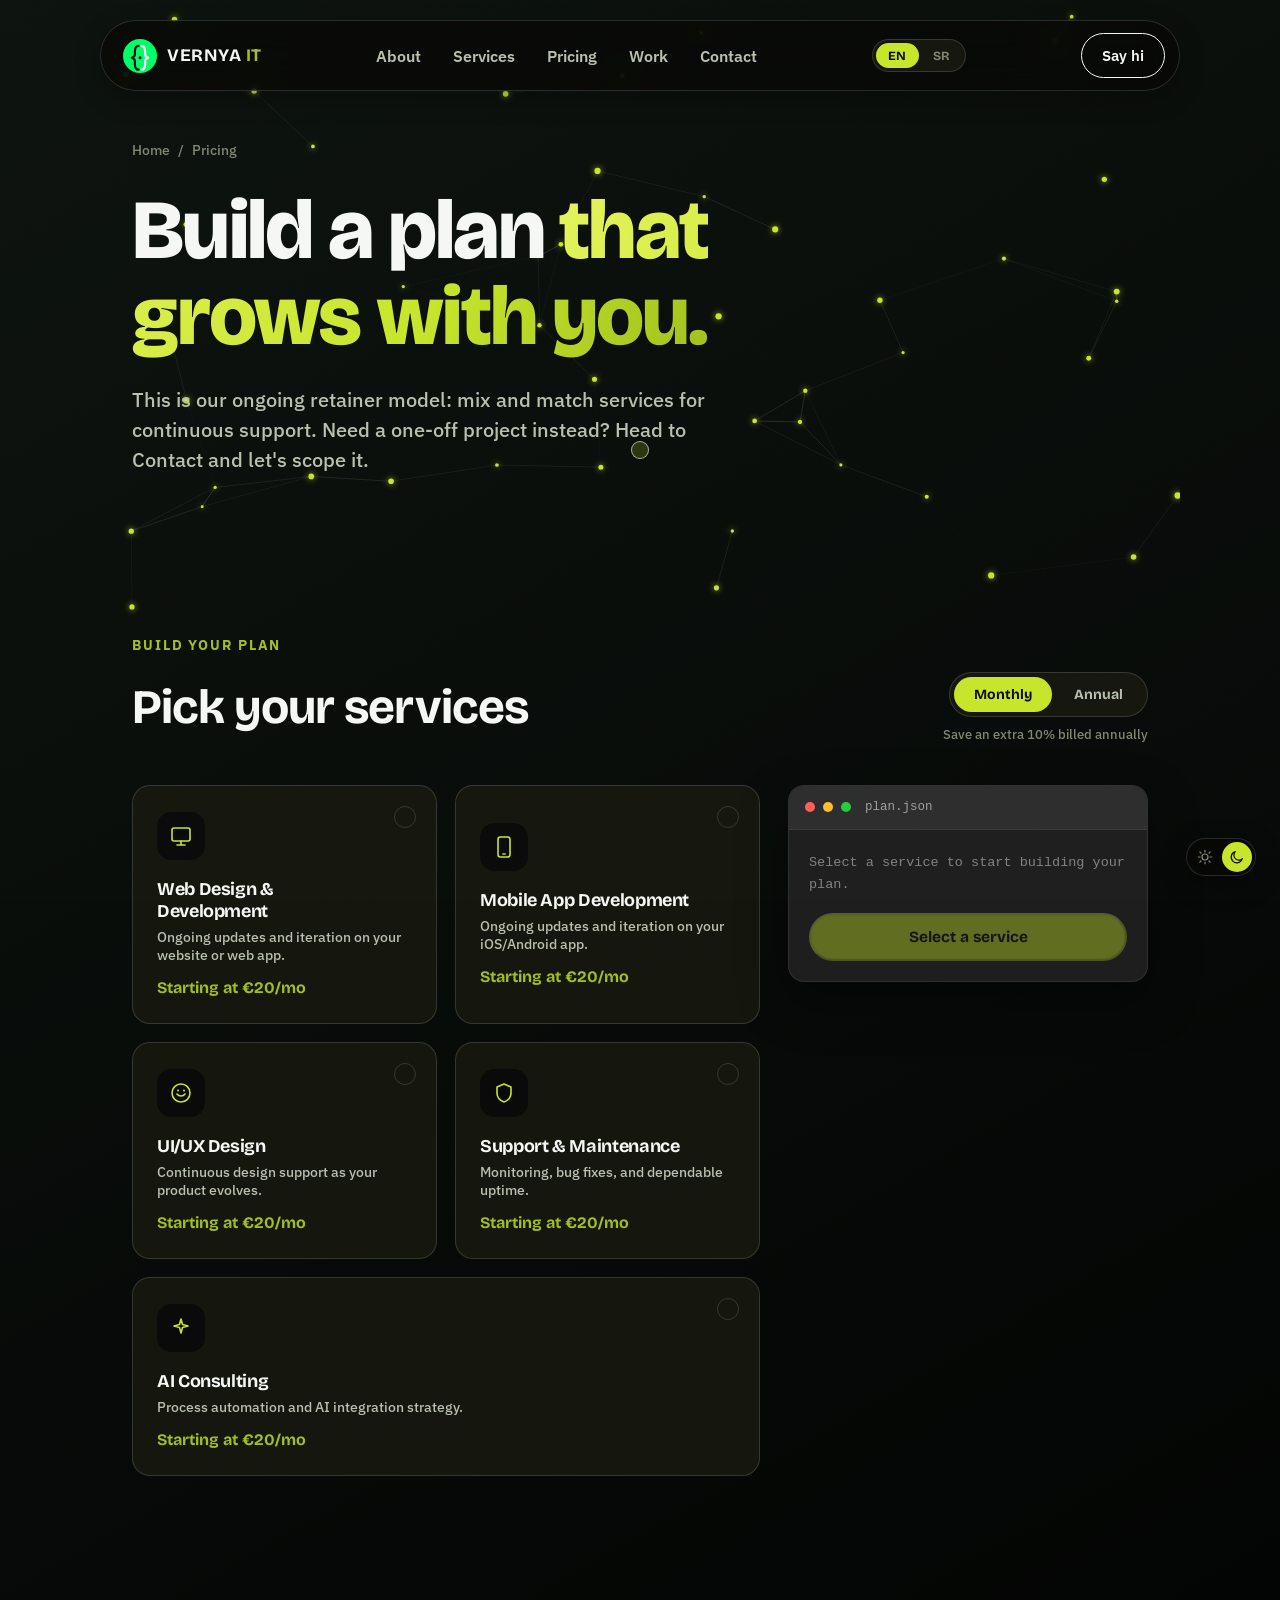
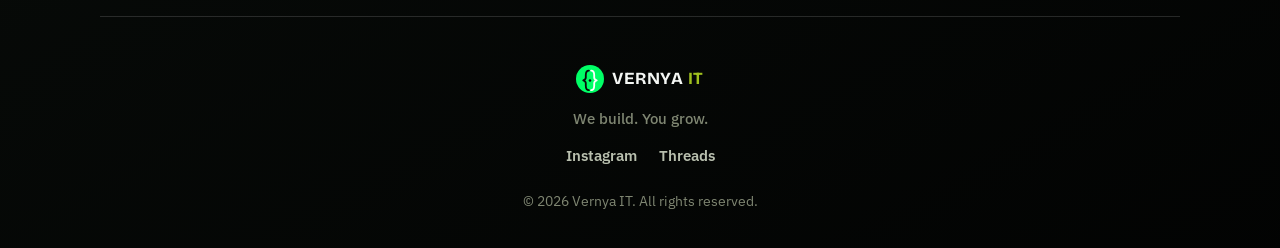
<file: pricing.html>
<!doctype html>
<html lang="en">
<head>
<meta charset="UTF-8" />
<meta name="viewport" content="width=device-width, initial-scale=1.0" />
<title>Pricing - Vernya IT</title>
<meta name="description" content="Build a flexible retainer plan with Vernya IT: mix and match web, mobile, UI/UX, support, and AI consulting with automatic bundle discounts." />
<link rel="icon" type="image/svg+xml" href="assets/logo.svg?v=2" />
<link rel="preconnect" href="https://fonts.googleapis.com">
<link rel="preconnect" href="https://fonts.gstatic.com" crossorigin>
<link href="https://fonts.googleapis.com/css2?family=Bricolage+Grotesque:wght@400;500;600;700;800&family=IBM+Plex+Sans:wght@400;500;600&display=swap" rel="stylesheet">
<link rel="stylesheet" href="css/style.css" />
<link rel="stylesheet" href="css/pricing.css" />
</head>
<body>

<div class="grain"></div>
<div class="cursor-dot" id="cursorDot"><span class="cursor-ring"></span></div>

<header class="nav" id="nav">
  <a href="index.html" class="brand">
    <img src="assets/logo.svg" alt="Vernya IT logo" width="34" height="34" />
    <span>Vernya <em>IT</em></span>
  </a>
  <nav class="nav-links">
    <a href="about.html" data-i18n="nav.about">About</a>
    <a href="services.html" data-i18n="nav.services">Services</a>
    <a href="pricing.html" data-i18n="nav.pricing">Pricing</a>
    <a href="work.html" data-i18n="nav.work">Work</a>
    <a href="contact.html" data-i18n="nav.contact">Contact</a>
  </nav>
  <div class="lang-switch">
    <button class="lang-btn is-active" data-lang="en">EN</button>
    <button class="lang-btn" data-lang="sr">SR</button>
  </div>
  <a class="btn btn-ghost magnetic" href="contact.html" data-i18n="nav.sayhi">
    <span>Say hi</span>
  </a>
  <button class="nav-burger" id="navBurger" aria-label="Toggle menu">
    <span></span><span></span><span></span>
  </button>
</header>

<div class="mobile-menu" id="mobileMenu">
  <a href="about.html" data-i18n="nav.about">About</a>
  <a href="services.html" data-i18n="nav.services">Services</a>
  <a href="pricing.html" data-i18n="nav.pricing">Pricing</a>
  <a href="work.html" data-i18n="nav.work">Work</a>
  <a href="contact.html" data-i18n="nav.contact">Contact</a>
  <a href="contact.html" data-i18n="nav.sayhi.mobile">Say hi ↗</a>
  <div class="lang-switch lang-switch-mobile">
    <button class="lang-btn is-active" data-lang="en">EN</button>
    <button class="lang-btn" data-lang="sr">SR</button>
  </div>
</div>

<main>

  <section class="page-hero">
    <canvas class="network-canvas" id="networkCanvas"></canvas>
    <div class="breadcrumb" data-reveal>
      <a href="index.html" data-i18n="breadcrumb.home">Home</a><span>/</span><span data-i18n="nav.pricing">Pricing</span>
    </div>
    <h1 class="page-hero-title" data-reveal>
      <span data-i18n="pricing.hero.titlePre">Build a plan </span><span class="accent" data-i18n="pricing.hero.titleAccent">that grows with you.</span>
    </h1>
    <p class="page-hero-sub" data-reveal data-i18n="pricing.hero.sub">
      This is our ongoing retainer model: mix and match services for continuous
      support. Need a one-off project instead? Head to Contact and let's scope it.
    </p>
  </section>

  <section class="pricing-builder">
    <p class="section-kicker" data-reveal data-i18n="pricing.builder.kicker">Build your plan</p>

    <div class="pricing-builder-head" data-reveal>
      <h2 class="section-title" data-i18n="pricing.builder.title">Pick your services</h2>
      <div class="billing-toggle">
        <div class="billing-switch">
          <button type="button" class="billing-btn is-active" data-billing="monthly" data-i18n="pricing.billing.monthly">Monthly</button>
          <button type="button" class="billing-btn" data-billing="annual" data-i18n="pricing.billing.annual">Annual</button>
        </div>
        <span class="billing-note" data-i18n="pricing.billing.annualNote">Save an extra 10% billed annually</span>
      </div>
    </div>

    <div class="pricing-layout">
      <div class="pricing-grid" id="serviceGrid"></div>

      <aside class="summary-panel" id="summaryPanel">
        <button type="button" class="summary-close" aria-label="Close">
          <svg width="16" height="16" viewBox="0 0 16 16" fill="none"><path d="M4 4l8 8M12 4l-8 8" stroke="currentColor" stroke-width="1.6" stroke-linecap="round"/></svg>
        </button>
        <span class="best-value-badge" id="bestValueBadge" data-i18n="pricing.badge">Full-Stack Partner</span>

        <div class="terminal-titlebar">
          <span class="dot dot-red"></span><span class="dot dot-yellow"></span><span class="dot dot-green"></span>
          <span class="terminal-filename" data-i18n="pricing.summary.title">plan.json</span>
        </div>

        <div class="terminal-body">
          <p class="summary-empty" id="summaryEmpty" data-i18n="pricing.summary.empty">Select a service to start building your plan.</p>

          <div class="summary-body" id="summaryBody" style="display:none;">
            <ul class="summary-list" id="summaryList"></ul>

            <div class="summary-row">
              <span class="key" data-i18n="pricing.summary.subtotal">subtotal</span>
              <span class="val"><span id="summarySubtotal" data-raw="0">$0</span></span>
            </div>
            <div class="summary-row" id="summaryDiscountRow" style="display:none;">
              <span class="key" data-i18n="pricing.summary.discount">discount</span>
              <span class="val discount-val">-<span id="summaryDiscountPct">0%</span> (-<span id="summarySavings" data-raw="0">$0</span>)</span>
            </div>
            <div class="summary-row summary-total-row">
              <span class="key" data-i18n="pricing.summary.total">total</span>
              <span class="val total-val"><span id="summaryTotal">$0</span><span class="total-suffix" data-i18n="pricing.perMo">/mo</span></span>
            </div>

            <p class="summary-note" id="summaryNote" data-i18n="pricing.summary.note" style="display:none;"></p>
          </div>

          <button class="btn btn-primary magnetic pricing-cta" id="pricingCta" type="button" disabled>
            <span data-i18n="pricing.cta.select">Select a service</span>
          </button>
        </div>
      </aside>
    </div>
  </section>

</main>

<div class="mobile-summary-bar" id="mobileSummaryBar">
  <span id="mobileBarTotal" data-i18n="pricing.cta.select">Select a service</span>
  <button type="button" class="mobile-bar-expand">
    <svg width="16" height="16" viewBox="0 0 16 16" fill="none"><path d="M4 6l4 4 4-4" stroke="currentColor" stroke-width="1.8" stroke-linecap="round" stroke-linejoin="round"/></svg>
  </button>
</div>

<footer class="footer">
  <div class="footer-brand">
    <img src="assets/logo.svg" alt="Vernya IT logo" width="28" height="28" />
    <span>Vernya <em>IT</em></span>
  </div>
  <p class="footer-tag" data-i18n="footer.tag">We build. You grow.</p>
  <div class="footer-links">
    <a href="https://www.instagram.com/vernya_it/" target="_blank" rel="noopener">Instagram</a>
    <a href="https://www.threads.net/@vernya_it" target="_blank" rel="noopener">Threads</a>
  </div>
  <div class="theme-switch">
    <button class="theme-btn is-active" data-theme-btn="light" aria-label="Light theme">
      <svg width="16" height="16" viewBox="0 0 24 24" fill="none"><circle cx="12" cy="12" r="4.5" stroke="currentColor" stroke-width="1.8"/><path d="M12 2v2.5M12 19.5V22M4.2 4.2l1.8 1.8M18 18l1.8 1.8M2 12h2.5M19.5 12H22M4.2 19.8l1.8-1.8M18 6l1.8-1.8" stroke="currentColor" stroke-width="1.8" stroke-linecap="round"/></svg>
    </button>
    <button class="theme-btn" data-theme-btn="dark" aria-label="Dark theme">
      <svg width="16" height="16" viewBox="0 0 24 24" fill="none"><path d="M20 14.5A8.5 8.5 0 1 1 9.5 4a7 7 0 0 0 10.5 10.5Z" stroke="currentColor" stroke-width="1.8" stroke-linejoin="round"/></svg>
    </button>
  </div>
  <p class="footer-copy"><span data-i18n="footer.copyPrefix">©</span> <span id="year"></span> Vernya IT. <span data-i18n="footer.copySuffix">All rights reserved.</span></p>
</footer>

<script src="js/script.js"></script>
<script src="js/i18n.js"></script>
<script src="js/theme.js"></script>
<script src="js/pricing.js"></script>
</body>
</html>
</file>
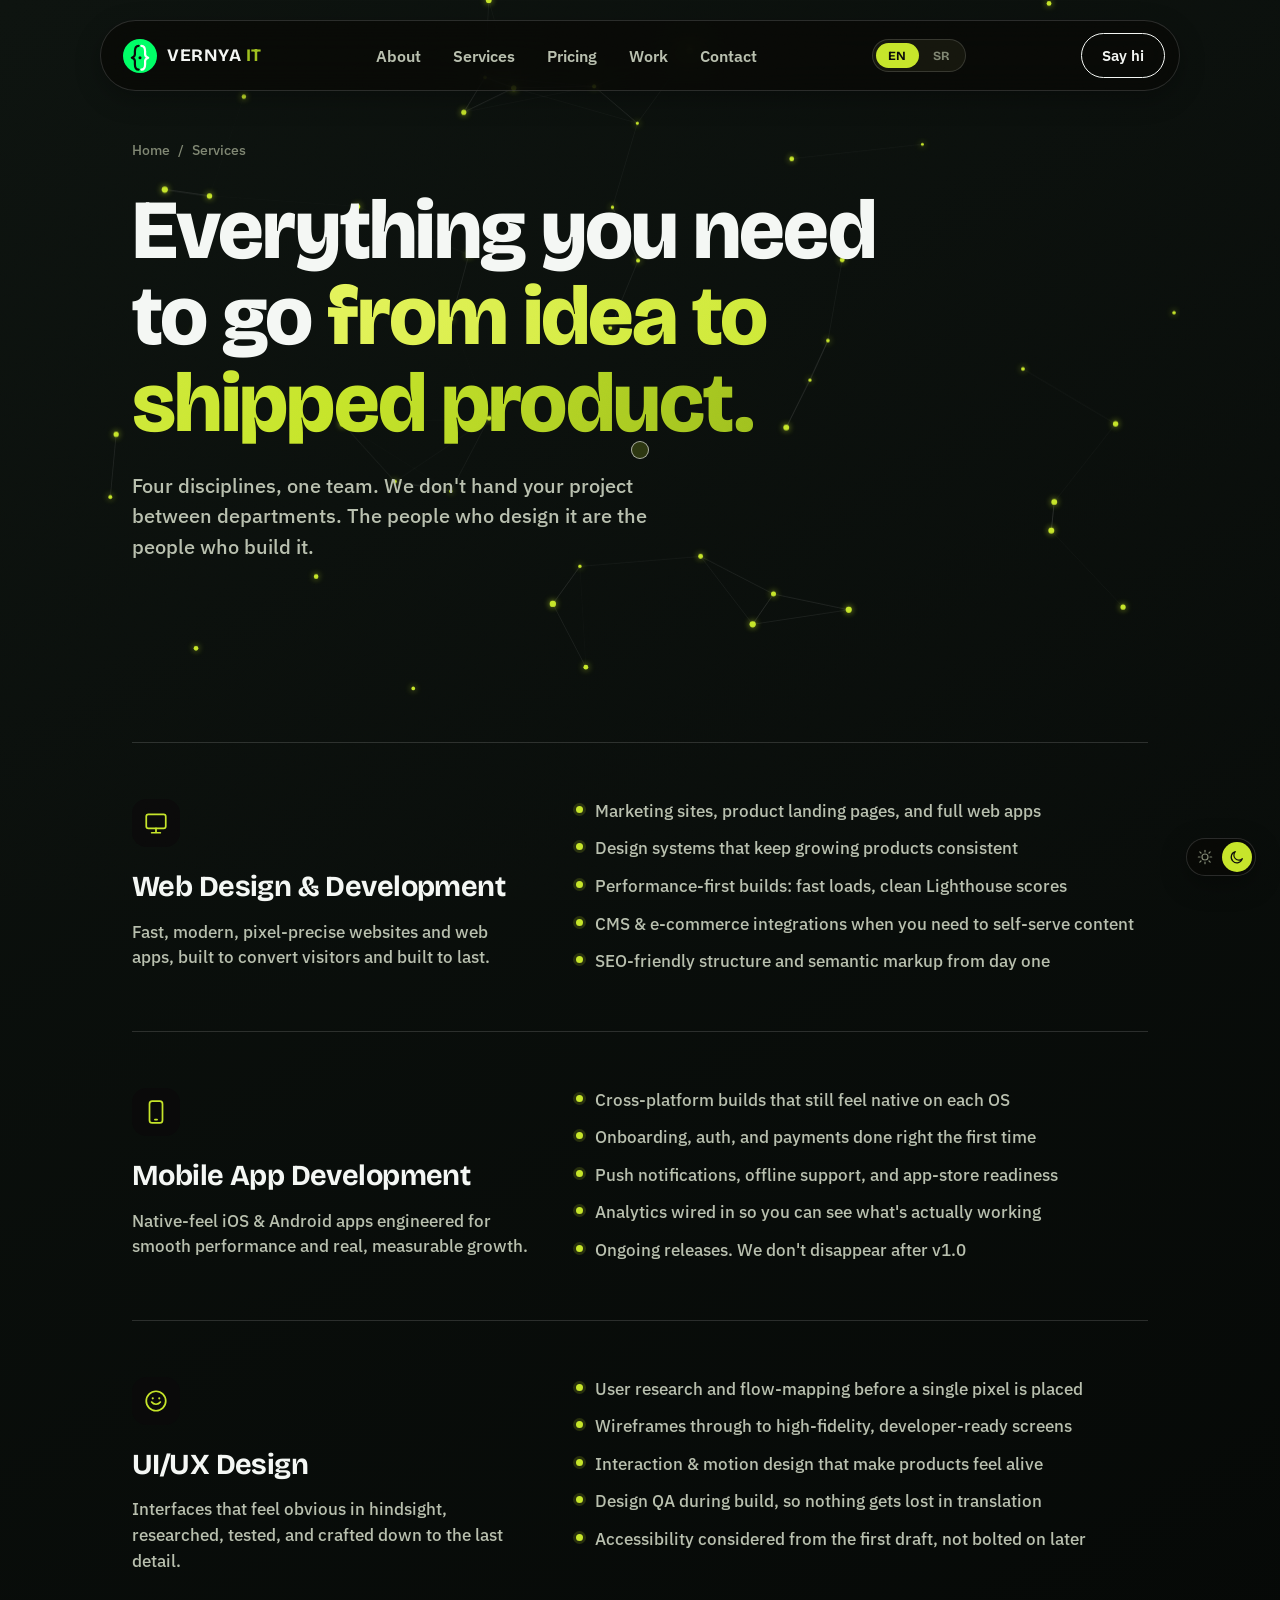
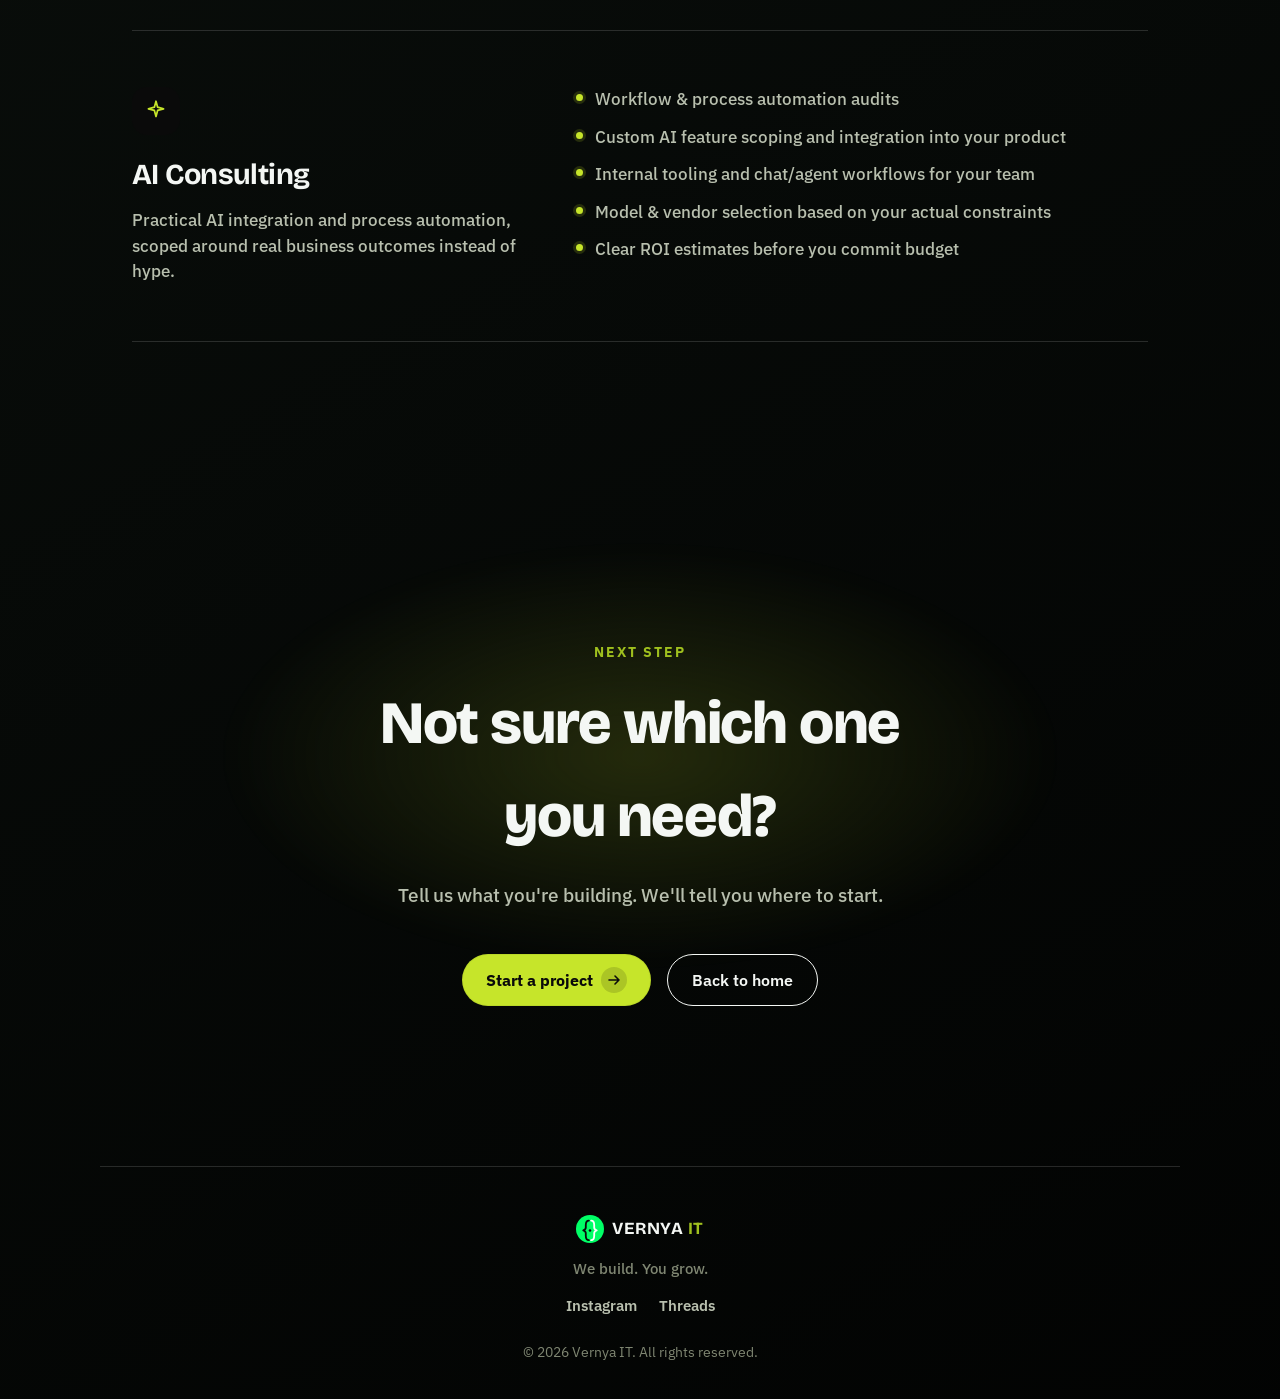
<file: services.html>
<!doctype html>
<html lang="en">
<head>
<meta charset="UTF-8" />
<meta name="viewport" content="width=device-width, initial-scale=1.0" />
<title>Services - Vernya IT</title>
<meta name="description" content="What Vernya IT builds: web design & development, mobile app development, UI/UX design, and AI consulting." />
<link rel="icon" type="image/svg+xml" href="assets/logo.svg?v=2" />
<link rel="preconnect" href="https://fonts.googleapis.com">
<link rel="preconnect" href="https://fonts.gstatic.com" crossorigin>
<link href="https://fonts.googleapis.com/css2?family=Bricolage+Grotesque:wght@400;500;600;700;800&family=IBM+Plex+Sans:wght@400;500;600&display=swap" rel="stylesheet">
<link rel="stylesheet" href="css/style.css" />
</head>
<body>

<div class="grain"></div>
<div class="cursor-dot" id="cursorDot"><span class="cursor-ring"></span></div>

<header class="nav" id="nav">
  <a href="index.html" class="brand">
    <img src="assets/logo.svg" alt="Vernya IT logo" width="34" height="34" />
    <span>Vernya <em>IT</em></span>
  </a>
  <nav class="nav-links">
    <a href="about.html" data-i18n="nav.about">About</a>
    <a href="services.html" data-i18n="nav.services">Services</a>
    <a href="pricing.html" data-i18n="nav.pricing">Pricing</a>
    <a href="work.html" data-i18n="nav.work">Work</a>
    <a href="contact.html" data-i18n="nav.contact">Contact</a>
  </nav>
  <div class="lang-switch">
    <button class="lang-btn is-active" data-lang="en">EN</button>
    <button class="lang-btn" data-lang="sr">SR</button>
  </div>
  <a class="btn btn-ghost magnetic" href="contact.html" data-i18n="nav.sayhi">
    <span>Say hi</span>
  </a>
  <button class="nav-burger" id="navBurger" aria-label="Toggle menu">
    <span></span><span></span><span></span>
  </button>
</header>

<div class="mobile-menu" id="mobileMenu">
  <a href="about.html" data-i18n="nav.about">About</a>
  <a href="services.html" data-i18n="nav.services">Services</a>
  <a href="pricing.html" data-i18n="nav.pricing">Pricing</a>
  <a href="work.html" data-i18n="nav.work">Work</a>
  <a href="contact.html" data-i18n="nav.contact">Contact</a>
  <a href="contact.html" data-i18n="nav.sayhi.mobile">Say hi ↗</a>
  <div class="lang-switch lang-switch-mobile">
    <button class="lang-btn is-active" data-lang="en">EN</button>
    <button class="lang-btn" data-lang="sr">SR</button>
  </div>
</div>

<main>

  <section class="page-hero">
    <canvas class="network-canvas" id="networkCanvas"></canvas>
    <div class="breadcrumb" data-reveal>
      <a href="index.html" data-i18n="breadcrumb.home">Home</a><span>/</span><span data-i18n="nav.services">Services</span>
    </div>
    <h1 class="page-hero-title" data-reveal>
      <span data-i18n="services.hero.titlePre">Everything you need to go </span><span class="accent" data-i18n="services.hero.titleAccent">from idea to shipped product.</span>
    </h1>
    <p class="page-hero-sub" data-reveal data-i18n="services.hero.sub">
      Three disciplines, one team. We don't hand your project between departments. The people who design it are the people who build it.
    </p>
  </section>

  <section style="padding-top: 40px;">
    <div class="service-block" data-reveal>
      <div>
        <div class="card-icon">
          <svg width="26" height="26" viewBox="0 0 24 24" fill="none"><rect x="3" y="4" width="18" height="13" rx="2" stroke="currentColor" stroke-width="1.6"/><path d="M8 21h8M12 17v4" stroke="currentColor" stroke-width="1.6" stroke-linecap="round"/></svg>
        </div>
        <h3 data-i18n="svc.web.title">Web Design &amp; Development</h3>
        <p data-i18n="svc.web.descLong">Fast, modern, pixel-precise websites and web apps, built to convert visitors and built to last.</p>
      </div>
      <ul class="feature-list">
        <li data-i18n="svc.web.f1">Marketing sites, product landing pages, and full web apps</li>
        <li data-i18n="svc.web.f2">Design systems that keep growing products consistent</li>
        <li data-i18n="svc.web.f3">Performance-first builds: fast loads, clean Lighthouse scores</li>
        <li data-i18n="svc.web.f4">CMS &amp; e-commerce integrations when you need to self-serve content</li>
        <li data-i18n="svc.web.f5">SEO-friendly structure and semantic markup from day one</li>
      </ul>
    </div>

    <div class="service-block" data-reveal>
      <div>
        <div class="card-icon">
          <svg width="26" height="26" viewBox="0 0 24 24" fill="none"><rect x="6" y="2" width="12" height="20" rx="2.5" stroke="currentColor" stroke-width="1.6"/><path d="M11 19h2" stroke="currentColor" stroke-width="1.6" stroke-linecap="round"/></svg>
        </div>
        <h3 data-i18n="svc.mobile.title">Mobile App Development</h3>
        <p data-i18n="svc.mobile.descLong">Native-feel iOS &amp; Android apps engineered for smooth performance and real, measurable growth.</p>
      </div>
      <ul class="feature-list">
        <li data-i18n="svc.mobile.f1">Cross-platform builds that still feel native on each OS</li>
        <li data-i18n="svc.mobile.f2">Onboarding, auth, and payments done right the first time</li>
        <li data-i18n="svc.mobile.f3">Push notifications, offline support, and app-store readiness</li>
        <li data-i18n="svc.mobile.f4">Analytics wired in so you can see what's actually working</li>
        <li data-i18n="svc.mobile.f5">Ongoing releases. We don't disappear after v1.0</li>
      </ul>
    </div>

    <div class="service-block" data-reveal>
      <div>
        <div class="card-icon">
          <svg width="26" height="26" viewBox="0 0 24 24" fill="none"><circle cx="12" cy="12" r="9" stroke="currentColor" stroke-width="1.6"/><path d="M8 13c1 1.5 2.5 2 4 2s3-.5 4-2" stroke="currentColor" stroke-width="1.6" stroke-linecap="round"/><path d="M9 9.5h.01M15 9.5h.01" stroke="currentColor" stroke-width="2" stroke-linecap="round"/></svg>
        </div>
        <h3 data-i18n="svc.uiux.title">UI/UX Design</h3>
        <p data-i18n="svc.uiux.descLong">Interfaces that feel obvious in hindsight, researched, tested, and crafted down to the last detail.</p>
      </div>
      <ul class="feature-list">
        <li data-i18n="svc.uiux.f1">User research and flow-mapping before a single pixel is placed</li>
        <li data-i18n="svc.uiux.f2">Wireframes through to high-fidelity, developer-ready screens</li>
        <li data-i18n="svc.uiux.f3">Interaction &amp; motion design that make products feel alive</li>
        <li data-i18n="svc.uiux.f4">Design QA during build, so nothing gets lost in translation</li>
        <li data-i18n="svc.uiux.f5">Accessibility considered from the first draft, not bolted on later</li>
      </ul>
    </div>

    <div class="service-block" data-reveal>
      <div>
        <div class="card-icon">
          <svg width="26" height="26" viewBox="0 0 24 24" fill="none"><path d="M12 3l1.5 5.5L19 10l-5.5 1.5L12 17l-1.5-5.5L5 10l5.5-1.5L12 3Z" stroke="currentColor" stroke-width="1.6" stroke-linejoin="round"/></svg>
        </div>
        <h3 data-i18n="svc.ai.title">AI Consulting</h3>
        <p data-i18n="svc.ai.descLong">Practical AI integration and process automation, scoped around real business outcomes instead of hype.</p>
      </div>
      <ul class="feature-list">
        <li data-i18n="svc.ai.f1">Workflow &amp; process automation audits</li>
        <li data-i18n="svc.ai.f2">Custom AI feature scoping and integration into your product</li>
        <li data-i18n="svc.ai.f3">Internal tooling and chat/agent workflows for your team</li>
        <li data-i18n="svc.ai.f4">Model &amp; vendor selection based on your actual constraints</li>
        <li data-i18n="svc.ai.f5">Clear ROI estimates before you commit budget</li>
      </ul>
    </div>
  </section>

  <section class="cta">
    <div class="cta-blob" aria-hidden="true"></div>
    <p class="section-kicker" data-reveal data-i18n="services.cta.kicker">Next step</p>
    <h2 class="cta-title" data-reveal data-i18n="services.cta.title" data-i18n-html="true">Not sure which one<br/>you need?</h2>
    <p class="cta-sub" data-reveal data-i18n="services.cta.sub">Tell us what you're building. We'll tell you where to start.</p>
    <div class="hero-cta" data-reveal>
      <a class="btn btn-primary magnetic" href="contact.html">
        <span data-i18n="btn.startProject">Start a project</span>
        <svg width="16" height="16" viewBox="0 0 16 16" fill="none"><path d="M3 8H13M13 8L9 4M13 8L9 12" stroke="currentColor" stroke-width="1.6" stroke-linecap="round" stroke-linejoin="round"/></svg>
      </a>
      <a class="btn btn-outline magnetic" href="index.html">
        <span data-i18n="btn.backHome">Back to home</span>
      </a>
    </div>
  </section>

</main>

<footer class="footer">
  <div class="footer-brand">
    <img src="assets/logo.svg" alt="Vernya IT logo" width="28" height="28" />
    <span>Vernya <em>IT</em></span>
  </div>
  <p class="footer-tag" data-i18n="footer.tag">We build. You grow.</p>
  <div class="footer-links">
    <a href="https://www.instagram.com/vernya_it/" target="_blank" rel="noopener">Instagram</a>
    <a href="https://www.threads.net/@vernya_it" target="_blank" rel="noopener">Threads</a>
  </div>
  <div class="theme-switch">
    <button class="theme-btn is-active" data-theme-btn="light" aria-label="Light theme">
      <svg width="16" height="16" viewBox="0 0 24 24" fill="none"><circle cx="12" cy="12" r="4.5" stroke="currentColor" stroke-width="1.8"/><path d="M12 2v2.5M12 19.5V22M4.2 4.2l1.8 1.8M18 18l1.8 1.8M2 12h2.5M19.5 12H22M4.2 19.8l1.8-1.8M18 6l1.8-1.8" stroke="currentColor" stroke-width="1.8" stroke-linecap="round"/></svg>
    </button>
    <button class="theme-btn" data-theme-btn="dark" aria-label="Dark theme">
      <svg width="16" height="16" viewBox="0 0 24 24" fill="none"><path d="M20 14.5A8.5 8.5 0 1 1 9.5 4a7 7 0 0 0 10.5 10.5Z" stroke="currentColor" stroke-width="1.8" stroke-linejoin="round"/></svg>
    </button>
  </div>
  <p class="footer-copy"><span data-i18n="footer.copyPrefix">©</span> <span id="year"></span> Vernya IT. <span data-i18n="footer.copySuffix">All rights reserved.</span></p>
</footer>

<script src="js/script.js"></script>
<script src="js/i18n.js"></script>
<script src="js/theme.js"></script>
</body>
</html>
</file>
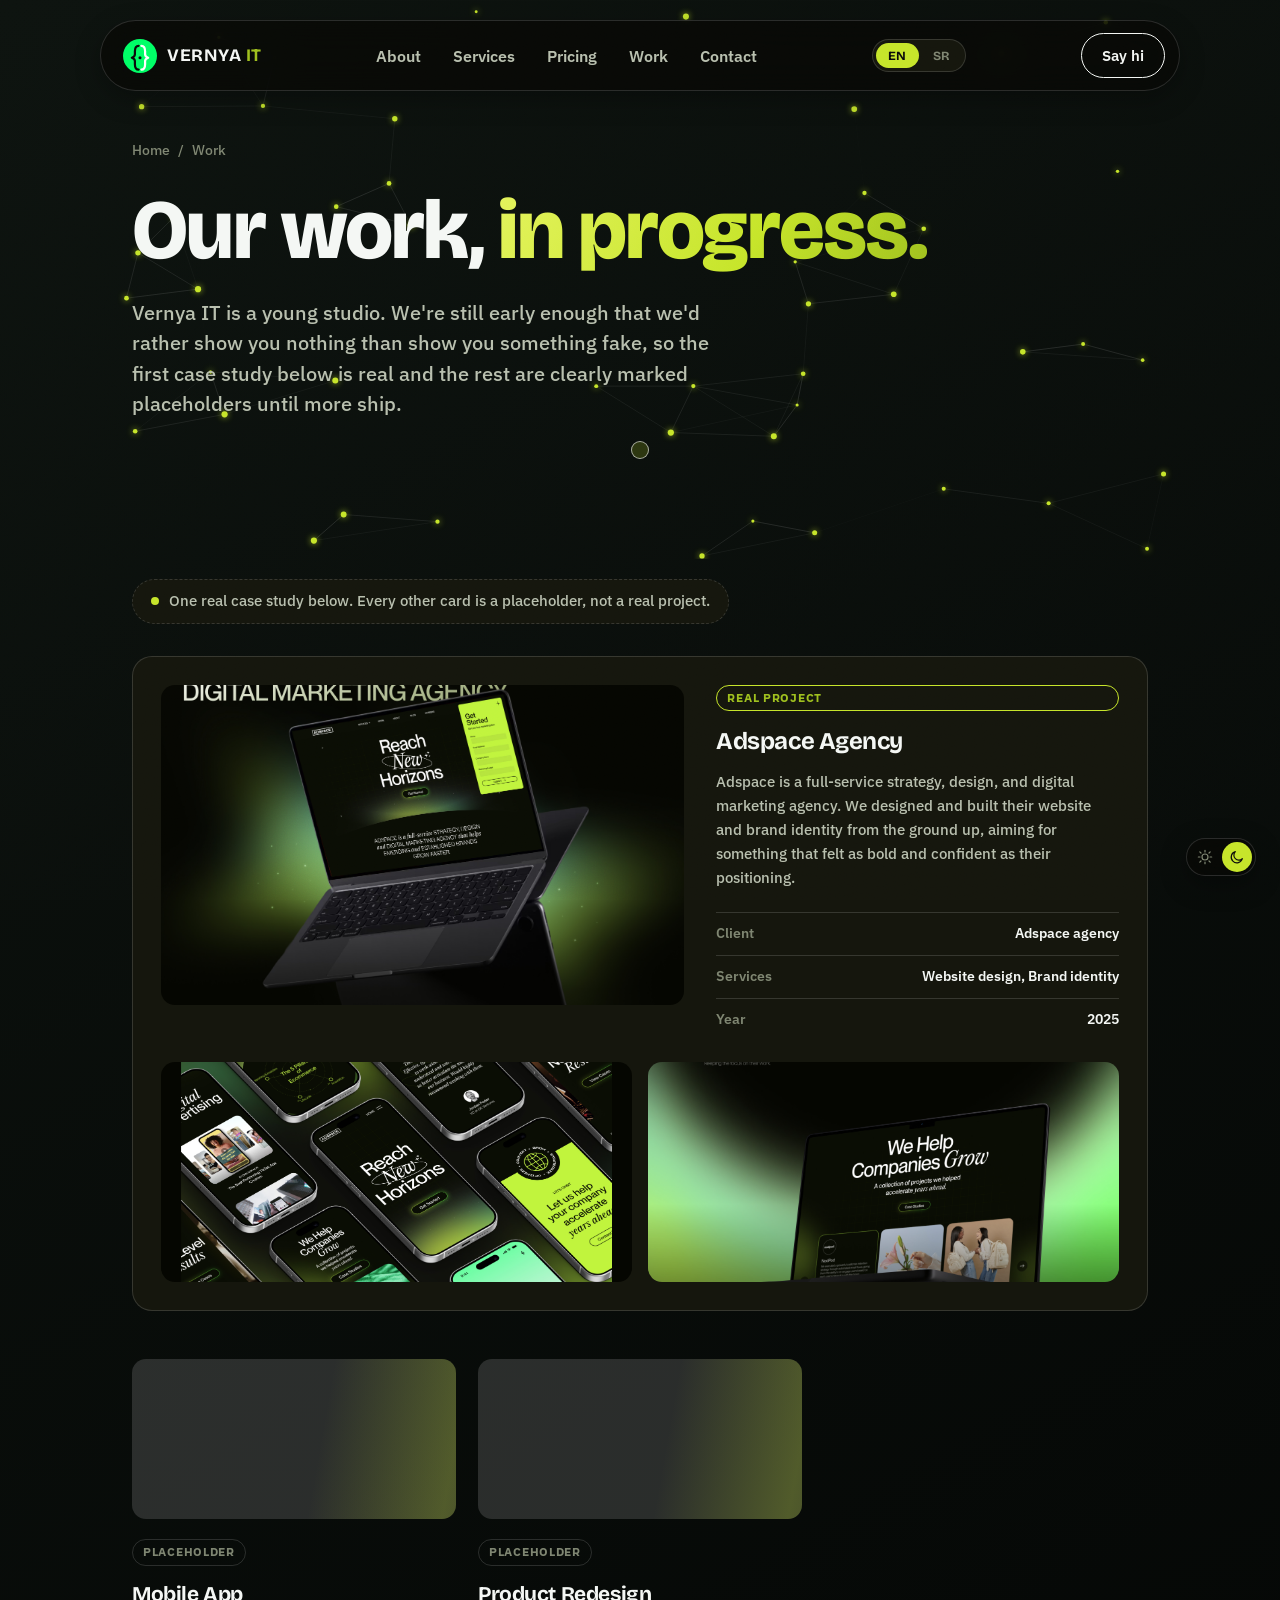
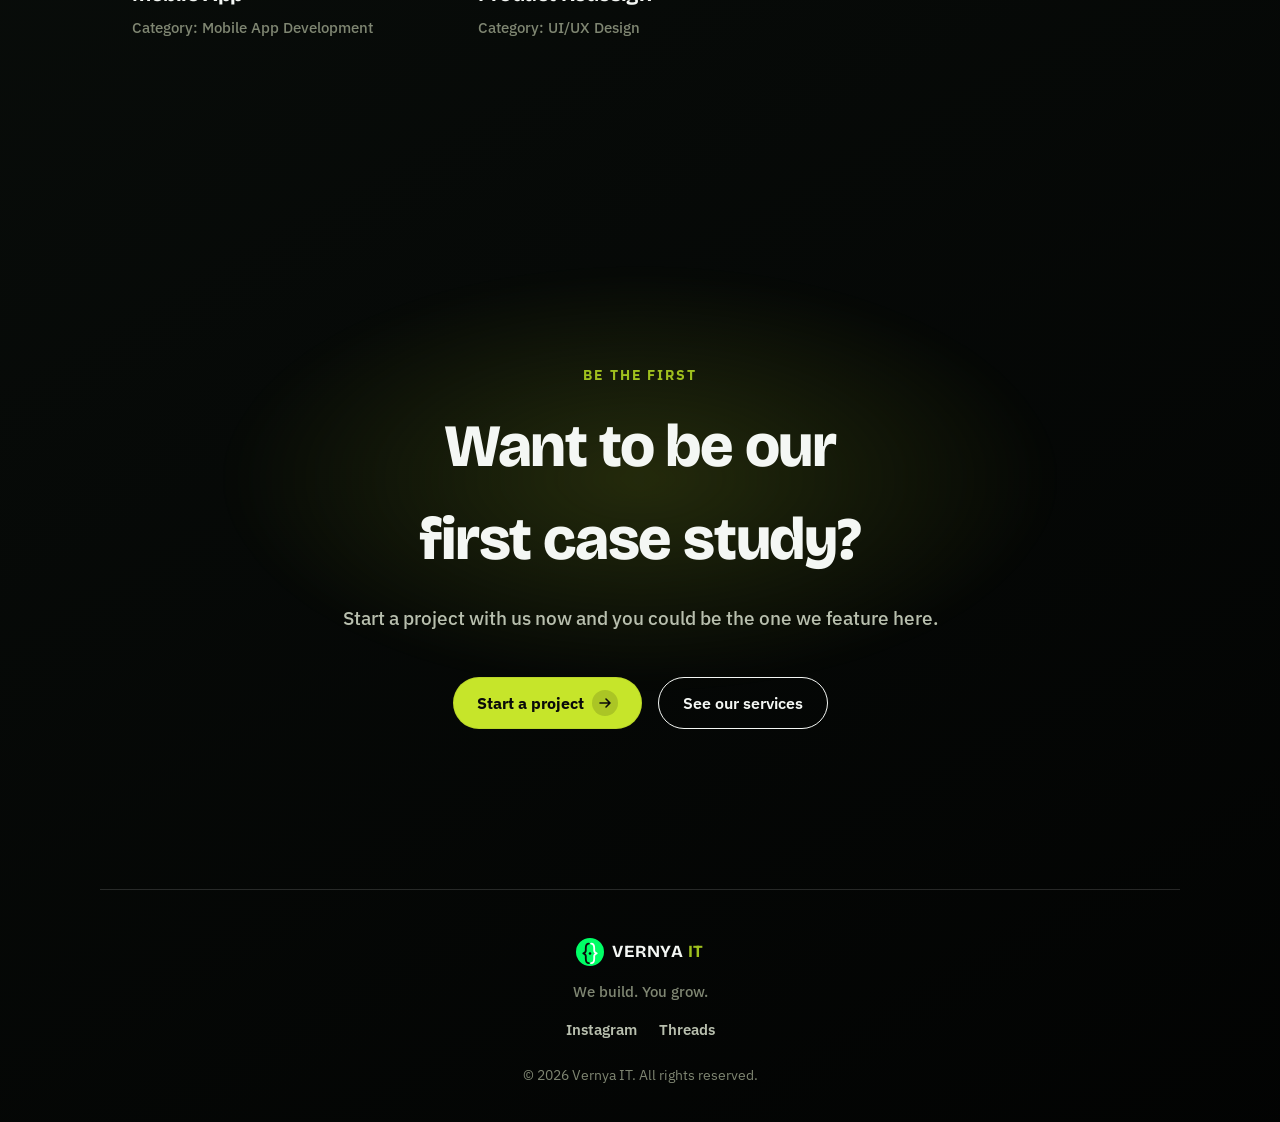
<file: work.html>
<!doctype html>
<html lang="en">
<head>
<meta charset="UTF-8" />
<meta name="viewport" content="width=device-width, initial-scale=1.0" />
<title>Work - Vernya IT</title>
<meta name="description" content="Vernya IT's work in progress. Real case studies are on the way as projects ship." />
<link rel="icon" type="image/svg+xml" href="assets/logo.svg?v=2" />
<link rel="preconnect" href="https://fonts.googleapis.com">
<link rel="preconnect" href="https://fonts.gstatic.com" crossorigin>
<link href="https://fonts.googleapis.com/css2?family=Bricolage+Grotesque:wght@400;500;600;700;800&family=IBM+Plex+Sans:wght@400;500;600&display=swap" rel="stylesheet">
<link rel="stylesheet" href="css/style.css" />
</head>
<body>

<div class="grain"></div>
<div class="cursor-dot" id="cursorDot"><span class="cursor-ring"></span></div>

<header class="nav" id="nav">
  <a href="index.html" class="brand">
    <img src="assets/logo.svg" alt="Vernya IT logo" width="34" height="34" />
    <span>Vernya <em>IT</em></span>
  </a>
  <nav class="nav-links">
    <a href="about.html" data-i18n="nav.about">About</a>
    <a href="services.html" data-i18n="nav.services">Services</a>
    <a href="pricing.html" data-i18n="nav.pricing">Pricing</a>
    <a href="work.html" data-i18n="nav.work">Work</a>
    <a href="contact.html" data-i18n="nav.contact">Contact</a>
  </nav>
  <div class="lang-switch">
    <button class="lang-btn is-active" data-lang="en">EN</button>
    <button class="lang-btn" data-lang="sr">SR</button>
  </div>
  <a class="btn btn-ghost magnetic" href="contact.html" data-i18n="nav.sayhi">
    <span>Say hi</span>
  </a>
  <button class="nav-burger" id="navBurger" aria-label="Toggle menu">
    <span></span><span></span><span></span>
  </button>
</header>

<div class="mobile-menu" id="mobileMenu">
  <a href="about.html" data-i18n="nav.about">About</a>
  <a href="services.html" data-i18n="nav.services">Services</a>
  <a href="pricing.html" data-i18n="nav.pricing">Pricing</a>
  <a href="work.html" data-i18n="nav.work">Work</a>
  <a href="contact.html" data-i18n="nav.contact">Contact</a>
  <a href="contact.html" data-i18n="nav.sayhi.mobile">Say hi ↗</a>
  <div class="lang-switch lang-switch-mobile">
    <button class="lang-btn is-active" data-lang="en">EN</button>
    <button class="lang-btn" data-lang="sr">SR</button>
  </div>
</div>

<main>

  <section class="page-hero">
    <canvas class="network-canvas" id="networkCanvas"></canvas>
    <div class="breadcrumb" data-reveal>
      <a href="index.html" data-i18n="breadcrumb.home">Home</a><span>/</span><span data-i18n="nav.work">Work</span>
    </div>
    <h1 class="page-hero-title" data-reveal>
      <span data-i18n="work.hero.titlePre">Our work, </span><span class="accent" data-i18n="work.hero.titleAccent">in progress.</span>
    </h1>
    <p class="page-hero-sub" data-reveal data-i18n="work.hero.sub">
      Vernya IT is a young studio. We're still early enough that we'd rather
      show you nothing than show you something fake. Real case studies land
      here as projects ship. Here's a preview of what that will look like.
    </p>
  </section>

  <section style="padding-top: 20px;">
    <div class="coming-soon-banner" data-reveal>
      <span class="pulse-dot"></span>
      <span data-i18n="work.banner">One real case study below. Every other card is a placeholder, not a real project.</span>
    </div>

    <article class="case-study" data-reveal>
      <div class="case-study-cover">
        <img src="assets/work/adspace-cover.jpg" alt="Adspace agency website homepage design, showing the 'Reach New Horizons' hero section on a laptop mockup" data-i18n-alt="work.featured.coverAlt" loading="lazy" decoding="async" width="2800" height="2918" />
      </div>
      <div class="case-study-body">
        <span class="work-tag work-tag-featured" data-i18n="work.featured.tag">Real project</span>
        <h3 data-i18n="work.featured.title">Adspace Agency</h3>
        <p data-i18n="work.featured.desc">Adspace is a full-service strategy, design, and digital marketing agency. We designed and built their website and brand identity from the ground up, aiming for something that felt as bold and confident as their positioning.</p>
        <dl class="case-study-facts">
          <div><dt data-i18n="work.featured.client">Client</dt><dd data-i18n="work.featured.clientVal">Adspace agency</dd></div>
          <div><dt data-i18n="work.featured.services">Services</dt><dd data-i18n="work.featured.servicesVal">Website design, Brand identity</dd></div>
          <div><dt data-i18n="work.featured.year">Year</dt><dd data-i18n="work.featured.yearVal">2025</dd></div>
        </dl>
      </div>
      <div class="case-study-gallery">
        <img src="assets/work/adspace-devices.jpg" alt="Adspace agency website shown across multiple phone mockups, including testimonials, service pillars, and case study previews" data-i18n-alt="work.featured.devicesAlt" loading="lazy" decoding="async" width="2800" height="1726" />
        <img src="assets/work/adspace-homepage.jpg" alt="Adspace agency homepage shown on a laptop, featuring the 'We Help Companies Grow' section and client case study cards" data-i18n-alt="work.featured.homepageAlt" loading="lazy" decoding="async" width="2800" height="2504" />
      </div>
    </article>

    <div class="card-grid work-grid">
      <article class="work-card" data-reveal>
        <div class="work-thumb shimmer"></div>
        <span class="work-tag" data-i18n="work.tag">Placeholder</span>
        <h3 data-i18n="work.card2.title">Mobile App</h3>
        <p data-i18n="work.card2.category">Category: Mobile App Development</p>
      </article>

      <article class="work-card" data-reveal>
        <div class="work-thumb shimmer"></div>
        <span class="work-tag" data-i18n="work.tag">Placeholder</span>
        <h3 data-i18n="work.card3.title">Product Redesign</h3>
        <p data-i18n="work.card3.category">Category: UI/UX Design</p>
      </article>
    </div>
  </section>

  <section class="cta" id="contact">
    <div class="cta-blob" aria-hidden="true"></div>
    <p class="section-kicker" data-reveal data-i18n="work.cta.kicker">Be the first</p>
    <h2 class="cta-title" data-reveal data-i18n="work.cta.title" data-i18n-html="true">Want to be our<br/>first case study?</h2>
    <p class="cta-sub" data-reveal data-i18n="work.cta.sub">Start a project with us now and you could be the one we feature here.</p>
    <div class="hero-cta" data-reveal>
      <a class="btn btn-primary magnetic" href="contact.html">
        <span data-i18n="btn.startProject">Start a project</span>
        <svg width="16" height="16" viewBox="0 0 16 16" fill="none"><path d="M3 8H13M13 8L9 4M13 8L9 12" stroke="currentColor" stroke-width="1.6" stroke-linecap="round" stroke-linejoin="round"/></svg>
      </a>
      <a class="btn btn-outline magnetic" href="services.html">
        <span data-i18n="btn.seeServices">See our services</span>
      </a>
    </div>
  </section>

</main>

<footer class="footer">
  <div class="footer-brand">
    <img src="assets/logo.svg" alt="Vernya IT logo" width="28" height="28" />
    <span>Vernya <em>IT</em></span>
  </div>
  <p class="footer-tag" data-i18n="footer.tag">We build. You grow.</p>
  <div class="footer-links">
    <a href="https://www.instagram.com/vernya_it/" target="_blank" rel="noopener">Instagram</a>
    <a href="https://www.threads.net/@vernya_it" target="_blank" rel="noopener">Threads</a>
  </div>
  <div class="theme-switch">
    <button class="theme-btn is-active" data-theme-btn="light" aria-label="Light theme">
      <svg width="16" height="16" viewBox="0 0 24 24" fill="none"><circle cx="12" cy="12" r="4.5" stroke="currentColor" stroke-width="1.8"/><path d="M12 2v2.5M12 19.5V22M4.2 4.2l1.8 1.8M18 18l1.8 1.8M2 12h2.5M19.5 12H22M4.2 19.8l1.8-1.8M18 6l1.8-1.8" stroke="currentColor" stroke-width="1.8" stroke-linecap="round"/></svg>
    </button>
    <button class="theme-btn" data-theme-btn="dark" aria-label="Dark theme">
      <svg width="16" height="16" viewBox="0 0 24 24" fill="none"><path d="M20 14.5A8.5 8.5 0 1 1 9.5 4a7 7 0 0 0 10.5 10.5Z" stroke="currentColor" stroke-width="1.8" stroke-linejoin="round"/></svg>
    </button>
  </div>
  <p class="footer-copy"><span data-i18n="footer.copyPrefix">©</span> <span id="year"></span> Vernya IT. <span data-i18n="footer.copySuffix">All rights reserved.</span></p>
</footer>

<script src="js/script.js"></script>
<script src="js/i18n.js"></script>
<script src="js/theme.js"></script>
</body>
</html>
</file>
<file: css/style.css>
/* ---------- reset & base ---------- */
* { margin: 0; padding: 0; box-sizing: border-box; }

:root {
  --bg: #ffffff;
  --bg-soft: #f8faec;
  --surface: rgba(10,10,10,0.035);
  --border: rgba(10,10,10,0.12);
  --text: #0a0a0a;
  --text-dim: #4d514d;
  --text-faint: #8a8f8a;
  --ink: #0a0a0a;
  --neon: #c6e52a;
  --neon-deep: #9fc01e;
  --neon-soft: rgba(198,229,42,0.16);
  --grad: linear-gradient(120deg, #e4f35c, var(--neon) 60%, var(--neon-deep));
  --nav-scrim: rgba(255,255,255,0.78);
  --menu-scrim: rgba(255,255,255,0.98);
  --cursor-ring: rgba(10,10,10,0.55);
  --ease-spring: cubic-bezier(0.16, 1, 0.3, 1);
  --ease-out: cubic-bezier(0.22, 1, 0.36, 1);
}

:root[data-theme="dark"] {
  --bg: #0a0a0a;
  --bg-soft: #15160d;
  --surface: rgba(255,255,255,0.045);
  --border: rgba(255,255,255,0.14);
  --text: #f4f7f4;
  --text-dim: #b8bfae;
  --text-faint: #7f8672;
  --nav-scrim: rgba(7,8,5,0.72);
  --menu-scrim: rgba(5,6,4,0.97);
  --cursor-ring: rgba(255,255,255,0.6);
}

html { scroll-behavior: smooth; }

body {
  background: var(--bg);
  color: var(--text);
  font-family: 'IBM Plex Sans', system-ui, -apple-system, sans-serif;
  font-size: 17px;
  line-height: 1.55;
  overflow-x: hidden;
  cursor: none;
  transition: background .5s var(--ease-out), color .4s var(--ease-out);
}

:root[data-theme="dark"] body {
  background: linear-gradient(150deg, #0d130f 0%, #000000 55%, #020703 100%);
  background-size: 220% 220%;
  animation: auroraDrift 26s var(--ease-spring) infinite alternate;
}

@keyframes auroraDrift {
  0%   { background-position: 0% 0%; }
  100% { background-position: 100% 100%; }
}

@media (prefers-reduced-motion: reduce) {
  :root[data-theme="dark"] body {
    animation-duration: 90s;
  }
}

a { color: inherit; text-decoration: none; }
ul { list-style: none; }
img { display: block; max-width: 100%; }

h1, h2, h3 {
  font-family: 'Bricolage Grotesque', 'IBM Plex Sans', sans-serif;
  letter-spacing: -0.02em;
  font-weight: 700;
}

@media (pointer: coarse) {
  body { cursor: auto; }
  .cursor-dot { display: none; }
}

/* ---------- grain overlay ---------- */
.grain {
  position: fixed;
  inset: 0;
  z-index: 60;
  pointer-events: none;
  opacity: 0.045;
  mix-blend-mode: multiply;
  background-image: url("data:image/svg+xml,%3Csvg xmlns='http://www.w3.org/2000/svg' width='120' height='120'%3E%3Cfilter id='n'%3E%3CfeTurbulence type='fractalNoise' baseFrequency='0.9' numOctaves='2' stitchTiles='stitch'/%3E%3C/filter%3E%3Crect width='100%25' height='100%25' filter='url(%23n)'/%3E%3C/svg%3E");
}
:root[data-theme="dark"] .grain {
  opacity: 0.06;
  mix-blend-mode: overlay;
}

/* ---------- custom cursor ---------- */
.cursor-dot {
  position: fixed;
  top: 0; left: 0;
  width: 0; height: 0;
  pointer-events: none;
  z-index: 999;
  will-change: transform;
}
.cursor-ring {
  position: absolute;
  top: 0; left: 0;
  width: 18px; height: 18px;
  border-radius: 50%;
  border: 1.5px solid var(--cursor-ring);
  background: rgba(198,229,42,0.18);
  transform: translate(-50%, -50%) scale(1);
  transition: transform .25s var(--ease-out), background .25s var(--ease-out), border-color .25s var(--ease-out);
}
.cursor-dot.hover .cursor-ring {
  transform: translate(-50%, -50%) scale(2.444);
  background: rgba(198,229,42,0.22);
  border-color: rgba(159,192,30,0.85);
}

/* ---------- fluid canvas ---------- */
.fluid-canvas {
  position: fixed;
  inset: 0;
  z-index: 0;
  width: 100%;
  height: 100%;
  opacity: 0.9;
  pointer-events: none;
}

/* ---------- circuit / network canvas (subpages) ---------- */
.network-canvas {
  position: absolute;
  inset: 0;
  z-index: 0;
  width: 100%;
  height: 100%;
  pointer-events: none;
}

/* ---------- layout helpers ---------- */
main, header, footer { position: relative; z-index: 1; }
section {
  max-width: 1080px;
  margin: 0 auto;
  padding: 140px 32px;
}

.section-kicker {
  text-transform: uppercase;
  letter-spacing: 0.14em;
  font-size: 13.5px;
  font-weight: 700;
  color: var(--neon-deep);
  margin-bottom: 14px;
}
.section-title {
  font-size: clamp(32px, 4.5vw, 48px);
  font-weight: 700;
  margin-bottom: 16px;
}

/* ---------- scroll progress ---------- */
.scroll-progress {
  position: fixed;
  top: 0; left: 0; right: 0;
  height: 3px;
  z-index: 70;
  background: transparent;
  pointer-events: none;
}
.scroll-progress span {
  display: block;
  height: 100%;
  width: 100%;
  transform: scaleX(0);
  transform-origin: left;
  background: var(--grad);
  box-shadow: 0 0 12px rgba(198,229,42,0.6);
  transition: transform .08s linear;
}

/* ---------- split-text word reveal ---------- */
.split-word {
  display: inline-block;
  opacity: 0;
  transform: translateY(0.5em) rotate(3deg);
  transition: opacity .7s var(--ease-spring), transform .7s var(--ease-spring);
  transition-delay: var(--wd, 0ms);
}
.split-word.in-view { opacity: 1; transform: translateY(0) rotate(0deg); }

/* ---------- reveal-on-scroll ---------- */
[data-reveal] {
  opacity: 0;
  transform: translateY(28px);
  transition: opacity .8s var(--ease-spring), transform .8s var(--ease-spring);
}
[data-reveal].in-view { opacity: 1; transform: translateY(0); }

/* ---------- nav (floating pill) ---------- */
.nav {
  position: fixed;
  top: 20px;
  left: 50%;
  z-index: 50;
  display: flex;
  align-items: center;
  justify-content: space-between;
  gap: 24px;
  width: calc(100% - 48px);
  max-width: 1080px;
  padding: 12px 14px 12px 22px;
  border-radius: 100px;
  background: var(--nav-scrim);
  backdrop-filter: blur(16px);
  border: 1px solid var(--border);
  box-shadow: 0 8px 26px rgba(10,15,5,0.06);
  transform: translate(-50%, 0) scale(1);
  transform-origin: top center;
  transition: box-shadow .4s var(--ease-out), transform .4s var(--ease-out);
}
.nav.scrolled {
  transform: translate(-50%, -6px) scale(0.97);
  box-shadow: 0 12px 34px rgba(10,15,5,0.12);
}
:root[data-theme="dark"] .nav {
  box-shadow: 0 8px 26px rgba(0,0,0,0.3);
}
:root[data-theme="dark"] .nav.scrolled {
  box-shadow: 0 12px 34px rgba(0,0,0,0.4);
}

.brand {
  display: flex;
  align-items: center;
  gap: 10px;
  font-family: 'Bricolage Grotesque', sans-serif;
  font-weight: 700;
  font-size: 17.5px;
  text-transform: uppercase;
  letter-spacing: 0.03em;
}
.brand em { font-style: normal; color: var(--neon-deep); }

.nav-links {
  display: flex;
  gap: 32px;
  font-size: 15.5px;
  font-weight: 600;
  color: var(--text-dim);
}
.nav-links a { position: relative; transition: color .25s; }
.swap-letter {
  display: inline-block;
  transition: transform 200ms cubic-bezier(0.34, 1.56, 0.64, 1), opacity 140ms ease;
  transform: translateY(0) rotate(0deg);
  opacity: 1;
}
.swap-letter.is-out {
  transform: translateY(-60%) rotate(-10deg);
  opacity: 0;
  transition: transform 140ms cubic-bezier(0.4, 0, 1, 1), opacity 120ms ease;
}
.nav-links a:hover { color: var(--text); }

.lang-switch {
  display: flex;
  align-items: center;
  gap: 2px;
  padding: 3px;
  border: 1px solid var(--border);
  border-radius: 100px;
  background: var(--bg-soft);
}
.lang-btn {
  padding: 5px 12px;
  border-radius: 100px;
  border: none;
  background: none;
  font-family: 'Bricolage Grotesque', sans-serif;
  font-size: 12.5px;
  font-weight: 700;
  letter-spacing: 0.03em;
  color: var(--text-faint);
  cursor: pointer;
  transition: background .25s var(--ease-out), color .25s var(--ease-out);
}
.lang-btn.is-active {
  background: var(--neon);
  color: var(--ink);
}
.lang-btn:not(.is-active):hover { color: var(--text); }
.lang-switch-mobile { margin-top: 8px; }

.nav-links a::after {
  content: "";
  position: absolute;
  left: 0; bottom: -4px;
  width: 100%; height: 2px;
  background: var(--neon);
  transform: scaleX(0);
  transform-origin: left;
  transition: transform .3s var(--ease-out);
}
.nav-links a:hover::after { transform: scaleX(1); }

.nav-burger {
  display: none;
  flex-direction: column;
  gap: 5px;
  background: none;
  border: none;
  cursor: pointer;
  padding: 8px;
}
.nav-burger span {
  width: 22px; height: 1.5px;
  background: var(--text);
  transition: transform .3s var(--ease-out), opacity .3s;
}
.nav-burger.open span:nth-child(1) { transform: translateY(6.5px) rotate(45deg); }
.nav-burger.open span:nth-child(2) { opacity: 0; }
.nav-burger.open span:nth-child(3) { transform: translateY(-6.5px) rotate(-45deg); }

.mobile-menu {
  position: fixed;
  inset: 0;
  z-index: 45;
  background: var(--menu-scrim);
  backdrop-filter: blur(10px);
  display: flex;
  flex-direction: column;
  align-items: center;
  justify-content: center;
  gap: 28px;
  font-family: 'Bricolage Grotesque', sans-serif;
  font-weight: 600;
  font-size: 28px;
  transform: translateY(-8px);
  opacity: 0;
  pointer-events: none;
  transition: opacity .35s var(--ease-out), transform .35s var(--ease-out);
}
.mobile-menu.open { opacity: 1; transform: translateY(0); pointer-events: auto; }

/* ---------- buttons ---------- */
.btn {
  display: inline-flex;
  align-items: center;
  gap: 8px;
  padding: 13px 24px;
  border-radius: 100px;
  font-size: 15.5px;
  font-weight: 600;
  white-space: nowrap;
  transition: transform .25s var(--ease-spring), box-shadow .25s var(--ease-out), background .3s, border-color .3s, color .3s;
}
.btn:active { transform: scale(0.97); }
.btn > svg {
  flex: none;
  width: 26px; height: 26px;
  padding: 5px;
  border-radius: 50%;
  background: rgba(10,10,10,0.1);
  transition: background .25s var(--ease-out);
}
.btn-primary > svg { background: rgba(10,10,10,0.14); }
.btn-primary:hover > svg { background: rgba(198,229,42,0.18); }
.btn-outline > svg, .btn-ghost > svg { background: var(--surface); }
.btn-outline:hover > svg, .btn-ghost:hover > svg { background: rgba(198,229,42,0.2); }

/* ---------- icon-label CTA (homepage hero secondary action) ---------- */
.btn-icon-label {
  display: inline-flex;
  align-items: center;
  gap: 14px;
  font-weight: 700;
  font-size: 15.5px;
  color: var(--text);
  padding: 4px 4px 4px 0;
}
.btn-icon-label .icon-circle {
  display: flex;
  align-items: center;
  justify-content: center;
  flex: none;
  width: 46px; height: 46px;
  border-radius: 50%;
  background: var(--ink);
  color: var(--neon);
  transition: transform .3s var(--ease-spring), background .25s var(--ease-out);
}
.btn-icon-label:hover .icon-circle { transform: scale(1.08); background: var(--neon-deep); color: var(--ink); }
.btn-icon-label:active .icon-circle { transform: scale(0.95); }

.btn-primary {
  background: var(--neon);
  color: var(--ink);
  font-weight: 700;
  box-shadow: 0 0 0 1px rgba(10,10,10,0.06) inset;
}
.btn-primary:hover {
  background: var(--ink);
  color: var(--neon);
  box-shadow: 0 8px 30px rgba(198,229,42,0.35);
}
.btn-outline {
  border: 1.5px solid var(--ink);
  color: var(--text);
}
.btn-outline:hover { background: var(--ink); color: var(--neon); }
.btn-ghost {
  color: var(--text);
  border: 1.5px solid var(--ink);
  padding: 10px 20px;
  font-size: 15px;
}
.btn-ghost:hover { background: var(--ink); color: var(--neon); }

:root[data-theme="dark"] .btn-outline,
:root[data-theme="dark"] .btn-ghost {
  border-color: var(--text);
}
:root[data-theme="dark"] .btn-outline:hover,
:root[data-theme="dark"] .btn-ghost:hover {
  background: var(--text);
  color: var(--ink);
}

/* ---------- hero ---------- */
.hero {
  min-height: 100vh;
  display: flex;
  flex-direction: column;
  justify-content: center;
  padding-top: 120px;
  padding-bottom: 60px;
}
.eyebrow {
  color: var(--text-faint);
  font-size: 14.5px;
  font-weight: 600;
  letter-spacing: 0.08em;
  text-transform: uppercase;
  margin-bottom: 22px;
}
.hero-title {
  font-size: clamp(48px, 9vw, 112px);
  font-weight: 800;
  line-height: 1.0;
}
.hero-title .line { display: block; }
.hero-title .accent {
  background: var(--grad);
  -webkit-background-clip: text;
  background-clip: text;
  color: transparent;
}

/* "We build." rises into place like something under construction;
   "You grow." scales up from underneath it, literally growing in. */
.hero-title .line-build {
  clip-path: inset(100% 0 0 0);
  transform: translateY(10px);
  animation: heroBuild 720ms cubic-bezier(0.65, 0, 0.35, 1) both;
}
.hero-title .line-grow {
  transform-origin: left center;
  animation: heroGrow 720ms cubic-bezier(0.65, 0, 0.35, 1) 280ms both;
}
@keyframes heroBuild {
  from { clip-path: inset(100% 0 0 0); transform: translateY(10px); }
  to   { clip-path: inset(0% 0 0 0); transform: translateY(0); }
}
@keyframes heroGrow {
  from { transform: scale(0.8); opacity: 0; }
  to   { transform: scale(1); opacity: 1; }
}
@media (prefers-reduced-motion: reduce) {
  .hero-title .line-build, .hero-title .line-grow {
    animation: none;
    clip-path: none;
    transform: none;
    opacity: 1;
  }
}
.hero-sub {
  max-width: 580px;
  margin-top: 28px;
  font-size: 20px;
  font-weight: 500;
  color: var(--text-dim);
}
.hero-cta {
  display: flex;
  flex-wrap: wrap;
  gap: 16px;
  margin-top: 44px;
}

.hero-marquee {
  margin-top: 100px;
  overflow: hidden;
  border-top: 1px solid var(--border);
  border-bottom: 1px solid var(--border);
  padding: 18px 0;
  mask-image: linear-gradient(90deg, transparent, #000 10%, #000 90%, transparent);
}
.marquee-track {
  display: flex;
  gap: 48px;
  white-space: nowrap;
  width: max-content;
  animation: marquee 22s linear infinite;
  font-family: 'Bricolage Grotesque', sans-serif;
  font-size: 15px;
  font-weight: 600;
  color: var(--text-faint);
  letter-spacing: 0.04em;
  text-transform: uppercase;
}
.marquee-track span::after { content: "✦"; margin-left: 48px; color: var(--neon-deep); }
@keyframes marquee {
  from { transform: translateX(0); }
  to { transform: translateX(-50%); }
}

/* ---------- rotating contact badge ---------- */
.rotating-badge {
  position: relative;
  display: inline-flex;
  align-items: center;
  justify-content: center;
  flex: none;
  width: 108px;
  height: 108px;
  color: var(--text-faint);
}
.rotating-badge-ring {
  position: absolute;
  inset: 0;
  width: 100%;
  height: 100%;
  animation: badgeSpin 11s linear infinite;
}
@keyframes badgeSpin {
  to { transform: rotate(360deg); }
}
@media (prefers-reduced-motion: reduce) {
  .rotating-badge-ring { animation-duration: 40s; }
}
.rotating-badge-icon {
  position: relative;
  z-index: 1;
  display: flex;
  align-items: center;
  justify-content: center;
  width: 40px;
  height: 40px;
  border-radius: 50%;
  background: var(--neon);
  color: var(--ink);
  transition: transform .3s var(--ease-spring), background .25s var(--ease-out);
}
.rotating-badge:hover .rotating-badge-icon { transform: scale(1.1); background: var(--neon-deep); }

/* ---------- achievement callout ---------- */
.achievement {
  display: flex;
  align-items: flex-start;
  gap: 18px;
  margin-bottom: 36px;
}
.achievement-num {
  font-family: 'Bricolage Grotesque', sans-serif;
  font-size: 76px;
  font-weight: 800;
  line-height: 0.85;
  color: var(--text);
}
.achievement-tag {
  display: inline-flex;
  align-items: center;
  gap: 8px;
  margin-top: 10px;
  padding: 9px 16px;
  border-radius: 100px;
  background: var(--neon);
  color: var(--ink);
  font-family: 'Bricolage Grotesque', sans-serif;
  font-size: 13px;
  font-weight: 700;
}

/* ---------- about ---------- */
.about-grid {
  display: grid;
  grid-template-columns: 1fr 1.3fr;
  gap: 60px;
  align-items: start;
}
.about-copy p {
  color: var(--text-dim);
  font-size: 18px;
  max-width: 580px;
}
.stat-row {
  display: flex;
  gap: 44px;
  margin-top: 40px;
  flex-wrap: wrap;
}
.stat { display: flex; flex-direction: column; gap: 6px; }
.stat-num {
  font-family: 'Bricolage Grotesque', sans-serif;
  font-size: 46px;
  font-weight: 700;
  color: var(--neon-deep);
}
.stat-label { color: var(--text-faint); font-size: 14.5px; font-weight: 500; max-width: 140px; }
.stat-row-lg { margin-top: 64px; }
.stat-row-lg .stat-num { font-size: 52px; }

/* ---------- phone showcase (mobile mockup carousel) ---------- */
.phone-showcase-grid {
  display: grid;
  grid-template-columns: 1.2fr 1fr;
  gap: 60px;
  align-items: center;
}
.phone-showcase-copy p { color: var(--text-dim); font-size: 18px; max-width: 460px; margin-top: 16px; margin-bottom: 24px; }
.phone-mockup-wrap { display: flex; justify-content: center; }
.phone-mockup {
  position: relative;
  width: 260px;
  height: 540px;
  border-radius: 42px;
  background: #0a0a0a;
  border: 1px solid var(--border);
  padding: 12px;
  box-shadow: 0 30px 80px rgba(10,15,5,0.18);
}
:root[data-theme="dark"] .phone-mockup { box-shadow: 0 30px 80px rgba(0,0,0,0.55); }
.phone-notch {
  position: absolute;
  top: 12px; left: 50%;
  transform: translateX(-50%);
  width: 90px; height: 24px;
  background: #0a0a0a;
  border: 1px solid rgba(255,255,255,0.06);
  border-radius: 100px;
  z-index: 3;
}
.phone-screen {
  position: relative;
  width: 100%; height: 100%;
  border-radius: 32px;
  overflow: hidden;
  background: #050505;
}
.phone-slide {
  position: absolute;
  inset: 0;
  opacity: 0;
  transition: opacity .6s var(--ease-out);
  padding: 40px 16px 16px;
  display: flex;
  flex-direction: column;
  gap: 10px;
}
.phone-slide.is-active { opacity: 1; }
.phone-dots {
  position: absolute;
  bottom: 16px; left: 50%;
  transform: translateX(-50%);
  display: flex;
  gap: 6px;
  z-index: 3;
}
.phone-dot {
  position: relative;
  width: 16px; height: 6px;
  background: none;
  cursor: pointer;
  border: none;
  padding: 0;
}
.phone-dot::before {
  content: "";
  position: absolute;
  left: 0; top: 0;
  width: 6px; height: 6px;
  border-radius: 50%;
  background: rgba(255,255,255,0.25);
  transform: scaleX(1);
  transform-origin: left center;
  transition: background .3s var(--ease-out), transform .3s var(--ease-out);
}
.phone-dot.is-active::before { background: var(--neon); transform: scaleX(2.6667); }

/* abstract screen content blocks */
.ph-bar { height: 10px; border-radius: 6px; background: rgba(255,255,255,0.12); }
.ph-bar-sm { width: 40%; }
.ph-bar-md { width: 65%; }
.ph-stat-num { font-family: 'Bricolage Grotesque', sans-serif; font-size: 34px; font-weight: 800; color: var(--neon); }
.ph-chart { display: flex; align-items: flex-end; gap: 6px; height: 100px; margin-top: auto; }
.ph-chart span { flex: 1; background: linear-gradient(180deg, var(--neon), var(--neon-deep)); border-radius: 4px 4px 0 0; }
.ph-bubble { width: 60%; border-radius: 14px; background: rgba(255,255,255,0.08); height: 30px; }
.ph-bubble-left { align-self: flex-start; border-bottom-left-radius: 4px; }
.ph-bubble-right { align-self: flex-end; width: 45%; background: var(--neon); border-bottom-right-radius: 4px; }
.ph-bubble-wide { width: 85%; }
.ph-row { display: flex; align-items: center; gap: 10px; padding: 10px; border-radius: 12px; background: rgba(255,255,255,0.05); }
.ph-icon { width: 28px; height: 28px; border-radius: 8px; background: var(--neon); flex: none; }
.ph-lines { display: flex; flex-direction: column; gap: 6px; flex: 1; }
.ph-lines i { display: block; height: 8px; border-radius: 4px; background: rgba(255,255,255,0.15); font-style: normal; }
.ph-lines i:last-child { width: 60%; }
.ph-avatar { width: 56px; height: 56px; border-radius: 50%; background: linear-gradient(135deg, var(--neon), var(--neon-deep)); margin: 20px auto 6px; }
.ph-btn { margin-top: auto; height: 38px; border-radius: 100px; background: var(--neon); }
@media (max-width: 900px) {
  .phone-showcase-grid { grid-template-columns: 1fr; gap: 40px; }
}
@media (max-width: 480px) {
  .phone-mockup { width: 220px; height: 460px; }
}

/* ---------- services ---------- */
.card-grid {
  display: grid;
  grid-template-columns: repeat(3, 1fr);
  gap: 22px;
  margin-top: 40px;
}
.service-card {
  position: relative;
  padding: 32px 26px;
  border-radius: 20px;
  background: var(--bg-soft);
  border: 1px solid var(--border);
  overflow: hidden;
  transition: transform .3s var(--ease-spring), border-color .3s;
  transform-style: preserve-3d;
  will-change: transform;
}
.service-card:hover { border-color: rgba(10,10,10,0.24); }

/* ---------- work / placeholder case studies ---------- */
.coming-soon-banner {
  display: inline-flex;
  align-items: center;
  gap: 10px;
  padding: 10px 18px;
  margin-bottom: 32px;
  border: 1px dashed var(--border);
  border-radius: 100px;
  font-size: 14.5px;
  font-weight: 500;
  color: var(--text-dim);
  background: var(--bg-soft);
}
.pulse-dot {
  width: 8px; height: 8px;
  border-radius: 50%;
  background: var(--neon);
  box-shadow: 0 0 0 0 rgba(198,229,42,0.5);
  animation: pulseDot 1.8s ease-out infinite;
  flex: none;
}
@keyframes pulseDot {
  0% { box-shadow: 0 0 0 0 rgba(198,229,42,0.5); }
  70% { box-shadow: 0 0 0 8px rgba(198,229,42,0); }
  100% { box-shadow: 0 0 0 0 rgba(198,229,42,0); }
}
.work-card { padding-bottom: 26px; }
.work-thumb {
  width: 100%;
  height: 160px;
  border-radius: 14px;
  margin-bottom: 18px;
  background: var(--border);
  overflow: hidden;
  position: relative;
}
.shimmer::after {
  content: "";
  position: absolute;
  inset: 0;
  background: linear-gradient(100deg, transparent 30%, rgba(198,229,42,0.25) 50%, transparent 70%);
  background-size: 200% 100%;
  animation: shimmer 2.2s ease-in-out infinite;
}
@keyframes shimmer {
  0% { background-position: 160% 0; }
  100% { background-position: -60% 0; }
}
.work-tag {
  display: inline-block;
  font-size: 12px;
  font-weight: 700;
  text-transform: uppercase;
  letter-spacing: 0.06em;
  color: var(--text-faint);
  border: 1px solid var(--border);
  border-radius: 100px;
  padding: 3px 10px;
  margin-bottom: 12px;
}
.work-card h3 { font-size: 21px; margin-bottom: 6px; }
.work-card p { color: var(--text-faint); font-size: 14.5px; font-weight: 500; }

/* ---------- featured (real) case study ---------- */
.case-study {
  display: grid;
  grid-template-columns: 1.3fr 1fr;
  gap: 32px;
  padding: 28px;
  border-radius: 20px;
  background: var(--bg-soft);
  border: 1px solid var(--border);
  margin-bottom: 48px;
}
.case-study-cover {
  border-radius: 14px;
  overflow: hidden;
  background: var(--border);
  height: 320px;
}
.case-study-cover img { width: 100%; height: 100%; display: block; object-fit: cover; }
.case-study-body { display: flex; flex-direction: column; }
.case-study-body h3 { font-size: 24px; margin-bottom: 10px; }
.case-study-body p { color: var(--text-dim); font-size: 15px; font-weight: 500; line-height: 1.6; }
.work-tag-featured { border-color: var(--neon); color: var(--neon-deep); }
.case-study-facts { display: flex; flex-direction: column; gap: 10px; margin-top: 22px; }
.case-study-facts div { display: flex; justify-content: space-between; gap: 12px; padding-top: 10px; border-top: 1px solid var(--border); font-size: 14px; }
.case-study-facts dt { color: var(--text-faint); font-weight: 600; }
.case-study-facts dd { color: var(--text); font-weight: 600; text-align: right; }
.case-study-gallery { grid-column: 1 / -1; display: grid; grid-template-columns: 1fr 1fr; gap: 16px; }
.case-study-gallery img {
  width: 100%;
  height: 220px;
  border-radius: 14px;
  display: block;
  object-fit: cover;
}
@media (max-width: 720px) {
  .case-study { grid-template-columns: 1fr; padding: 18px; }
  .case-study-cover { height: 240px; }
  .case-study-gallery { grid-template-columns: 1fr; }
  .case-study-gallery img { height: 200px; }
}
.card-glow {
  position: absolute;
  top: -60%; left: -20%;
  width: 220px; height: 220px;
  background: radial-gradient(circle, rgba(198,229,42,0.4), transparent 70%);
  opacity: 0;
  transition: opacity .5s;
  pointer-events: none;
}
.service-card:hover .card-glow { opacity: 1; }
.card-icon {
  width: 48px; height: 48px;
  border-radius: 14px;
  display: flex; align-items: center; justify-content: center;
  background: var(--ink);
  border: 1px solid var(--ink);
  color: var(--neon);
  margin-bottom: 22px;
}
.service-card-head {
  display: flex;
  align-items: flex-start;
  justify-content: space-between;
  gap: 12px;
}
.service-card-tag {
  display: inline-block;
  font-size: 10.5px;
  font-weight: 700;
  text-transform: uppercase;
  letter-spacing: 0.06em;
  color: var(--text-faint);
  border: 1px solid var(--border);
  border-radius: 100px;
  padding: 4px 10px;
  white-space: nowrap;
}
.service-card h3 { font-size: 22px; margin-bottom: 10px; }
.service-card p { color: var(--text-dim); font-size: 16px; font-weight: 500; }
.card-link {
  display: inline-flex;
  align-items: center;
  gap: 6px;
  margin-top: 16px;
  font-size: 14.5px;
  font-weight: 700;
  color: var(--ink);
  border-bottom: 1.5px solid var(--neon);
  padding-bottom: 2px;
}
.card-link:hover { color: var(--neon-deep); }
:root[data-theme="dark"] .card-link { color: var(--text); }

/* ---------- service switcher ---------- */
.switcher-shell { margin-top: 40px; }
.switcher-tabs {
  position: relative;
  display: inline-flex;
  gap: 4px;
  padding: 5px;
  border: 1px solid var(--border);
  border-radius: 100px;
  background: var(--bg-soft);
}
.switcher-tab {
  position: relative;
  z-index: 2;
  padding: 10px 22px;
  border-radius: 100px;
  font-size: 15.5px;
  font-weight: 700;
  font-family: 'Bricolage Grotesque', sans-serif;
  color: var(--text-dim);
  background: none;
  border: none;
  cursor: pointer;
  transition: color .3s var(--ease-out);
}
.switcher-tab.is-active { color: var(--ink); }
.switcher-indicator {
  position: absolute;
  z-index: 1;
  top: 5px;
  left: 5px;
  height: calc(100% - 10px);
  width: 60px;
  border-radius: 100px;
  background: var(--neon);
  box-shadow: 0 4px 18px rgba(198,229,42,0.4);
  will-change: transform, width;
}
.switcher-panels { position: relative; margin-top: 36px; min-height: 220px; }
.switcher-panel {
  position: absolute;
  inset: 0;
  opacity: 0;
  transform: translateY(14px) scale(0.98);
  pointer-events: none;
  transition: opacity .45s var(--ease-spring), transform .45s var(--ease-spring);
  display: grid;
  grid-template-columns: auto 1fr;
  align-items: start;
  gap: 22px;
  padding: 28px;
  border: 1px solid var(--border);
  border-radius: 20px;
  background: var(--bg-soft);
}
.switcher-panel.is-active { opacity: 1; transform: translateY(0) scale(1); pointer-events: auto; }
.switcher-panel h3 { font-size: 22px; margin-bottom: 10px; }
.switcher-panel .card-icon { margin-bottom: 0; }
.switcher-panel .feature-list li { font-size: 15.5px; }
@media (max-width: 560px) {
  .switcher-panel { grid-template-columns: 1fr; }
}

/* ---------- process ---------- */
.timeline {
  position: relative;
  margin-top: 60px;
  display: grid;
  grid-template-columns: repeat(4, 1fr);
  gap: 32px;
}
.timeline-line {
  position: absolute;
  top: -34px;
  left: 0; right: 0;
  height: 20px;
  width: 100%;
  opacity: 0.8;
}
.step-num {
  font-family: 'Bricolage Grotesque', sans-serif;
  font-size: 14.5px;
  font-weight: 700;
  color: var(--neon-deep);
  display: block;
  margin-bottom: 12px;
}
.timeline-step h3 { font-size: 21px; margin-bottom: 8px; }
.timeline-step p { color: var(--text-dim); font-size: 15.5px; font-weight: 500; }

/* ---------- cta ---------- */
.cta {
  position: relative;
  text-align: center;
  padding-top: 160px;
  padding-bottom: 160px;
}
.cta-blob {
  position: absolute;
  inset: 0;
  z-index: -1;
  background: radial-gradient(600px 300px at 50% 40%, rgba(198,229,42,0.16), transparent 70%);
  filter: blur(10px);
}
.cta-title {
  font-size: clamp(34px, 5.5vw, 60px);
  font-weight: 800;
  margin-bottom: 18px;
}
.cta-sub {
  color: var(--text-dim);
  font-size: 19px;
  font-weight: 500;
  margin-bottom: 12px;
}
.cta .hero-cta { justify-content: center; }

/* ---------- footer ---------- */
.footer {
  border-top: 1px solid var(--border);
  padding: 48px 32px 36px;
  max-width: 1080px;
  margin: 0 auto;
  display: flex;
  flex-direction: column;
  align-items: center;
  gap: 14px;
  text-align: center;
}
.footer-brand {
  display: flex; align-items: center; gap: 8px;
  font-family: 'Bricolage Grotesque', sans-serif;
  font-weight: 700;
  text-transform: uppercase;
  letter-spacing: 0.03em;
}
.footer-brand em { font-style: normal; color: var(--neon-deep); }
.footer-tag { color: var(--text-faint); font-size: 15px; font-weight: 500; }
.footer-links { display: flex; gap: 22px; font-size: 15px; font-weight: 600; color: var(--text-dim); }
.footer-links a:hover { color: var(--text); }
.footer-copy { color: var(--text-faint); font-size: 13.5px; margin-top: 10px; }

.theme-switch {
  position: fixed;
  right: 24px;
  bottom: 24px;
  z-index: 55;
  display: flex;
  align-items: center;
  gap: 2px;
  padding: 3px;
  border: 1px solid var(--border);
  border-radius: 100px;
  background: var(--nav-scrim);
  backdrop-filter: blur(16px);
  box-shadow: 0 8px 26px rgba(10,15,5,0.1);
}
:root[data-theme="dark"] .theme-switch {
  box-shadow: 0 8px 26px rgba(0,0,0,0.35);
}
@media (max-width: 640px) {
  .theme-switch {
    right: 16px;
    bottom: 16px;
    opacity: 0;
    transform: translateY(10px) scale(0.85);
    pointer-events: none;
    transition: opacity .3s var(--ease-out), transform .3s var(--ease-out);
  }
  .theme-switch.is-visible {
    opacity: 1;
    transform: translateY(0) scale(1);
    pointer-events: auto;
  }
}
.theme-btn {
  display: flex;
  align-items: center;
  justify-content: center;
  width: 30px;
  height: 30px;
  border-radius: 50%;
  border: none;
  background: none;
  color: var(--text-faint);
  cursor: pointer;
  transition: background .25s var(--ease-out), color .25s var(--ease-out);
}
.theme-btn.is-active {
  background: var(--neon);
  color: var(--ink);
}
.theme-btn:not(.is-active):hover { color: var(--text); }

/* ---------- subpage hero (services / contact) ---------- */
.page-hero {
  position: relative;
  min-height: 62vh;
  display: flex;
  flex-direction: column;
  justify-content: center;
  padding-top: 140px;
  overflow: hidden;
}
.page-hero-title {
  font-size: clamp(40px, 7.5vw, 84px);
  font-weight: 800;
  line-height: 1.03;
  max-width: 800px;
}
.page-hero-title .accent {
  background: var(--grad);
  -webkit-background-clip: text;
  background-clip: text;
  color: transparent;
}
.page-hero-sub {
  max-width: 580px;
  margin-top: 24px;
  font-size: 19.5px;
  font-weight: 500;
  color: var(--text-dim);
}
.breadcrumb {
  display: flex;
  align-items: center;
  gap: 8px;
  font-size: 14px;
  font-weight: 500;
  color: var(--text-faint);
  margin-bottom: 26px;
}
.breadcrumb a:hover { color: var(--neon-deep); }

/* ---------- expanded service blocks (services.html) ---------- */
.service-block {
  display: grid;
  grid-template-columns: 0.9fr 1.3fr;
  gap: 48px;
  padding: 56px 0;
  border-top: 1px solid var(--border);
  align-items: start;
}
.service-block:last-child { border-bottom: 1px solid var(--border); }
.service-block .card-icon { margin-bottom: 18px; }
.service-block h3 { font-size: 29px; margin-bottom: 10px; }
.service-block > div:first-child p { color: var(--text-dim); font-size: 16.5px; font-weight: 500; }
.feature-list { display: grid; gap: 12px; }
.feature-list li {
  display: flex;
  align-items: flex-start;
  gap: 12px;
  font-size: 16.5px;
  font-weight: 500;
  color: var(--text-dim);
}
.feature-list li::before {
  content: "";
  flex: none;
  width: 7px; height: 7px;
  margin-top: 7px;
  border-radius: 50%;
  background: var(--neon);
  box-shadow: 0 0 0 3px var(--neon-soft);
}

.trust-note {
  display: flex;
  align-items: flex-start;
  gap: 10px;
  margin-top: 22px;
  padding: 14px 16px;
  border: 1px dashed var(--border);
  border-radius: 14px;
  color: var(--text-faint);
  font-size: 14.5px;
  font-weight: 500;
}
.trust-note svg { flex: none; color: var(--neon-deep); margin-top: 1px; }

/* ---------- contact page ---------- */
.contact-grid {
  display: grid;
  grid-template-columns: 1.1fr 0.9fr;
  gap: 56px;
  align-items: start;
}
.contact-card {
  background: var(--bg-soft);
  border: 1px solid var(--border);
  border-radius: 22px;
  padding: 36px;
}
.contact-card h3 { font-size: 21px; margin-bottom: 18px; }
.contact-list { display: grid; gap: 16px; margin-bottom: 26px; }
.contact-row {
  display: flex;
  align-items: center;
  justify-content: space-between;
  gap: 12px;
  padding: 14px 18px;
  border: 1px solid var(--border);
  border-radius: 14px;
  background: var(--bg);
  transition: border-color .3s;
}
.contact-row:hover { border-color: var(--neon); }
.contact-row span { font-weight: 600; font-size: 15.5px; }
.tips-list { display: grid; gap: 10px; }
.tips-list li {
  font-size: 15.5px;
  font-weight: 500;
  color: var(--text-dim);
  padding-left: 18px;
  position: relative;
}
.tips-list li::before {
  content: "0" counter(tip);
  counter-increment: tip;
  position: absolute;
  left: -2px;
  top: 0;
  font-family: 'Bricolage Grotesque', sans-serif;
  font-size: 11px;
  color: var(--neon-deep);
  display: none;
}
.tips-list { counter-reset: tip; }
.tips-list li { padding-left: 0; }

/* ---------- responsive ---------- */
@media (max-width: 900px) {
  .about-grid { grid-template-columns: 1fr; gap: 28px; }
  .card-grid { grid-template-columns: 1fr; }
  .timeline { grid-template-columns: 1fr 1fr; row-gap: 40px; }
  .timeline-line { display: none; }
  .service-block { grid-template-columns: 1fr; gap: 18px; }
  .contact-grid { grid-template-columns: 1fr; }
}
@media (max-width: 720px) {
  .nav-links { display: none; }
  .nav-burger { display: flex; }
  .btn-ghost { display: none; }
  section { padding: 100px 22px; }
  .timeline { grid-template-columns: 1fr; }

  /* bigger touch targets for small controls tapped on every page */
  .lang-btn { padding: 10px 13px; }
  .theme-btn { width: 36px; height: 36px; }
  .nav-burger { width: 42px; height: 42px; flex-shrink: 0; align-items: center; justify-content: center; padding: 0; }
}
</file>
<file: css/pricing.css>
/* ============================================================
   Pricing page — extends css/style.css. Uses the shared design
   tokens (--neon, --ease-spring, etc.) for everything except the
   summary panel, which is a deliberately fixed dark "code editor"
   surface (VS Code Dark+ inspired) regardless of site theme.
   ============================================================ */

.pricing-builder {
  padding-top: 20px;
}

.pricing-builder-head {
  display: flex;
  flex-wrap: wrap;
  align-items: flex-end;
  justify-content: space-between;
  gap: 20px;
  margin-bottom: 40px;
}
.pricing-builder-head .section-title { margin-bottom: 0; }

/* ---------- billing toggle ---------- */
.billing-toggle {
  display: flex;
  flex-direction: column;
  align-items: flex-end;
  gap: 8px;
}
.billing-switch {
  display: flex;
  align-items: center;
  gap: 2px;
  padding: 4px;
  border: 1px solid var(--border);
  border-radius: 100px;
  background: var(--bg-soft);
}
.billing-btn {
  padding: 9px 20px;
  border-radius: 100px;
  border: none;
  background: none;
  font-family: 'Bricolage Grotesque', sans-serif;
  font-size: 14px;
  font-weight: 700;
  color: var(--text-dim);
  cursor: pointer;
  transition: background .3s var(--ease-out), color .3s var(--ease-out);
}
.billing-btn.is-active { background: var(--neon); color: var(--ink); }
.billing-btn:not(.is-active):hover { color: var(--text); }
.billing-note {
  font-size: 12.5px;
  color: var(--text-faint);
  font-weight: 500;
}

/* ---------- layout ---------- */
.pricing-layout {
  display: grid;
  grid-template-columns: 1fr 360px;
  gap: 28px;
  align-items: start;
}

/* ---------- service cards ---------- */
.pricing-grid {
  display: grid;
  grid-template-columns: repeat(2, 1fr);
  gap: 18px;
}
.pricing-grid .pricing-card:last-child { grid-column: 1 / -1; }

.pricing-card {
  position: relative;
  display: block;
  width: 100%;
  text-align: left;
  padding: 26px 24px;
  border-radius: 18px;
  background: var(--bg-soft);
  border: 1.5px solid var(--border);
  cursor: pointer;
  font-family: inherit;
  color: var(--text);
  transition: transform .3s var(--ease-spring), border-color .3s var(--ease-out), box-shadow .35s var(--ease-out);
}
.pricing-card:hover { border-color: rgba(198,229,42,0.4); }
.pricing-card:active { transform: scale(0.97); }
@media (hover: hover) and (pointer: fine) {
  .pricing-card:hover { transform: translateY(-3px); }
}
.pricing-card.is-selected {
  border-color: var(--neon);
  box-shadow: 0 0 0 1px var(--neon), 0 10px 30px rgba(198,229,42,0.22);
}

.pricing-card-check {
  position: absolute;
  top: 20px;
  right: 20px;
  width: 22px;
  height: 22px;
  border-radius: 50%;
  border: 1.5px solid var(--border);
  display: flex;
  align-items: center;
  justify-content: center;
  color: transparent;
  transition: background .25s var(--ease-out), border-color .25s var(--ease-out), color .25s var(--ease-out), transform .3s var(--ease-spring);
}
.pricing-card.is-selected .pricing-card-check {
  background: var(--neon);
  border-color: var(--neon);
  color: var(--ink);
  transform: scale(1.08);
}

.pricing-card .card-icon { margin-bottom: 18px; }
.pricing-card h3 { font-size: 18px; margin-bottom: 6px; padding-right: 26px; }
.pricing-card-desc { color: var(--text-dim); font-size: 14px; font-weight: 500; margin-bottom: 14px; }
.pricing-card-price {
  font-family: 'Bricolage Grotesque', sans-serif;
  font-size: 16px;
  font-weight: 700;
  color: var(--neon-deep);
}

/* ============================================================
   Summary panel — fixed dark "code editor" surface. Colors here
   are intentionally hardcoded (not theme tokens) so it reads as
   a terminal window sitting on the page, in both light and dark
   site themes — same idea as a code snippet card on a dev blog.
   ============================================================ */
.summary-panel {
  position: sticky;
  top: 100px;
  border-radius: 16px;
  overflow: hidden;
  background: #1e1e1e;
  border: 1px solid rgba(255,255,255,0.08);
  box-shadow: 0 20px 50px rgba(0,0,0,0.35);
  font-family: 'IBM Plex Mono', 'Courier New', monospace;
}

.summary-close { display: none; }

.best-value-badge {
  position: absolute;
  top: -13px;
  right: 20px;
  z-index: 2;
  padding: 6px 14px;
  border-radius: 100px;
  background: var(--grad);
  color: #06070a;
  font-family: 'Bricolage Grotesque', sans-serif;
  font-size: 11.5px;
  font-weight: 800;
  letter-spacing: 0.03em;
  text-transform: uppercase;
  opacity: 0;
  transform: scale(0.85);
  pointer-events: none;
  transition: opacity .3s var(--ease-spring), transform .3s var(--ease-spring);
}
.best-value-badge.is-visible { opacity: 1; transform: scale(1); pointer-events: auto; }
.best-value-badge.pop { animation: badgePop .5s var(--ease-spring); }
@keyframes badgePop {
  0% { transform: scale(0.85); }
  55% { transform: scale(1.12); }
  100% { transform: scale(1); }
}

.terminal-titlebar {
  display: flex;
  align-items: center;
  gap: 8px;
  padding: 12px 16px;
  background: #2d2d2d;
  border-bottom: 1px solid rgba(255,255,255,0.06);
}
.dot { width: 10px; height: 10px; border-radius: 50%; flex: none; }
.dot-red { background: #ff5f56; }
.dot-yellow { background: #ffbd2e; }
.dot-green { background: #27c93f; }
.terminal-filename {
  margin-left: 6px;
  font-size: 12.5px;
  color: #9d9d9d;
}

.terminal-body { padding: 22px 20px 20px; }

.summary-empty {
  color: #808080;
  font-size: 13.5px;
  line-height: 1.6;
}

.summary-list { display: grid; gap: 9px; margin-bottom: 16px; }
.summary-list li {
  display: flex;
  justify-content: space-between;
  gap: 12px;
  font-size: 13px;
}
.summary-list .key { color: #9cdcfe; }
.summary-list .val { color: #ce9178; white-space: nowrap; }

.summary-row {
  display: flex;
  justify-content: space-between;
  align-items: baseline;
  padding: 9px 0;
  border-top: 1px solid rgba(255,255,255,0.08);
  font-size: 13.5px;
}
.summary-row .key { color: #9cdcfe; }
.summary-row .val { color: #b5cea8; font-weight: 600; }
.discount-val { color: #4ec9b0 !important; }
.summary-total-row {
  border-top: 1px solid rgba(255,255,255,0.14);
  margin-top: 4px;
  padding-top: 14px;
}
.summary-total-row .key { color: #9cdcfe; font-size: 14px; }
.total-val {
  color: var(--neon) !important;
  font-size: 22px !important;
  font-weight: 700 !important;
}
.total-suffix { font-size: 13px; color: #808080; font-weight: 500; margin-left: 2px; }

.summary-note {
  margin-top: 14px;
  font-size: 11.5px;
  line-height: 1.55;
  color: #6a9955;
}

.pricing-cta {
  width: 100%;
  justify-content: center;
  margin-top: 18px;
  font-family: 'Bricolage Grotesque', sans-serif;
}
.pricing-cta[disabled] { opacity: 0.4; cursor: not-allowed; pointer-events: none; }

/* ---------- mobile summary bar ---------- */
.mobile-summary-bar { display: none; }

/* ---------- responsive ---------- */
@media (max-width: 980px) {
  .pricing-layout { grid-template-columns: 1fr; }
  .pricing-grid { grid-template-columns: 1fr; }
  .pricing-grid .pricing-card:last-child { grid-column: auto; }

  .summary-panel {
    position: fixed;
    left: 0; right: 0; bottom: 0;
    top: auto;
    z-index: 80;
    max-height: 82vh;
    overflow-y: auto;
    border-radius: 20px 20px 0 0;
    transform: translateY(100%);
    transition: transform .2s var(--ease-out); /* closing: fast, system-responding-to-dismiss */
  }
  .summary-panel.is-drawer-open {
    transform: translateY(0);
    transition: transform .4s var(--ease-spring); /* opening: deliberate */
  }
  .summary-close {
    display: flex;
    align-items: center;
    justify-content: center;
    position: absolute;
    top: 14px;
    right: 14px;
    width: 28px;
    height: 28px;
    border-radius: 50%;
    background: rgba(255,255,255,0.08);
    border: none;
    color: #d4d4d4;
    cursor: pointer;
    z-index: 3;
  }
  .best-value-badge { top: 12px; left: 16px; right: auto; }

  .theme-switch { bottom: 88px; }

  .mobile-summary-bar {
    display: flex;
    align-items: center;
    justify-content: space-between;
    gap: 12px;
    position: fixed;
    left: 16px; right: 16px; bottom: 16px;
    z-index: 70;
    padding: 14px 18px;
    border-radius: 100px;
    background: var(--ink);
    color: #fff;
    font-family: 'Bricolage Grotesque', sans-serif;
    font-weight: 700;
    font-size: 15px;
    box-shadow: 0 12px 30px rgba(0,0,0,0.35);
  }
  .mobile-bar-expand {
    display: flex;
    align-items: center;
    justify-content: center;
    width: 30px;
    height: 30px;
    border-radius: 50%;
    background: var(--neon);
    color: var(--ink);
    border: none;
    cursor: pointer;
  }

  main { padding-bottom: 90px; }
}

@media (max-width: 560px) {
  .pricing-builder-head { align-items: flex-start; }
  .billing-toggle { align-items: flex-start; }
}
</file>
